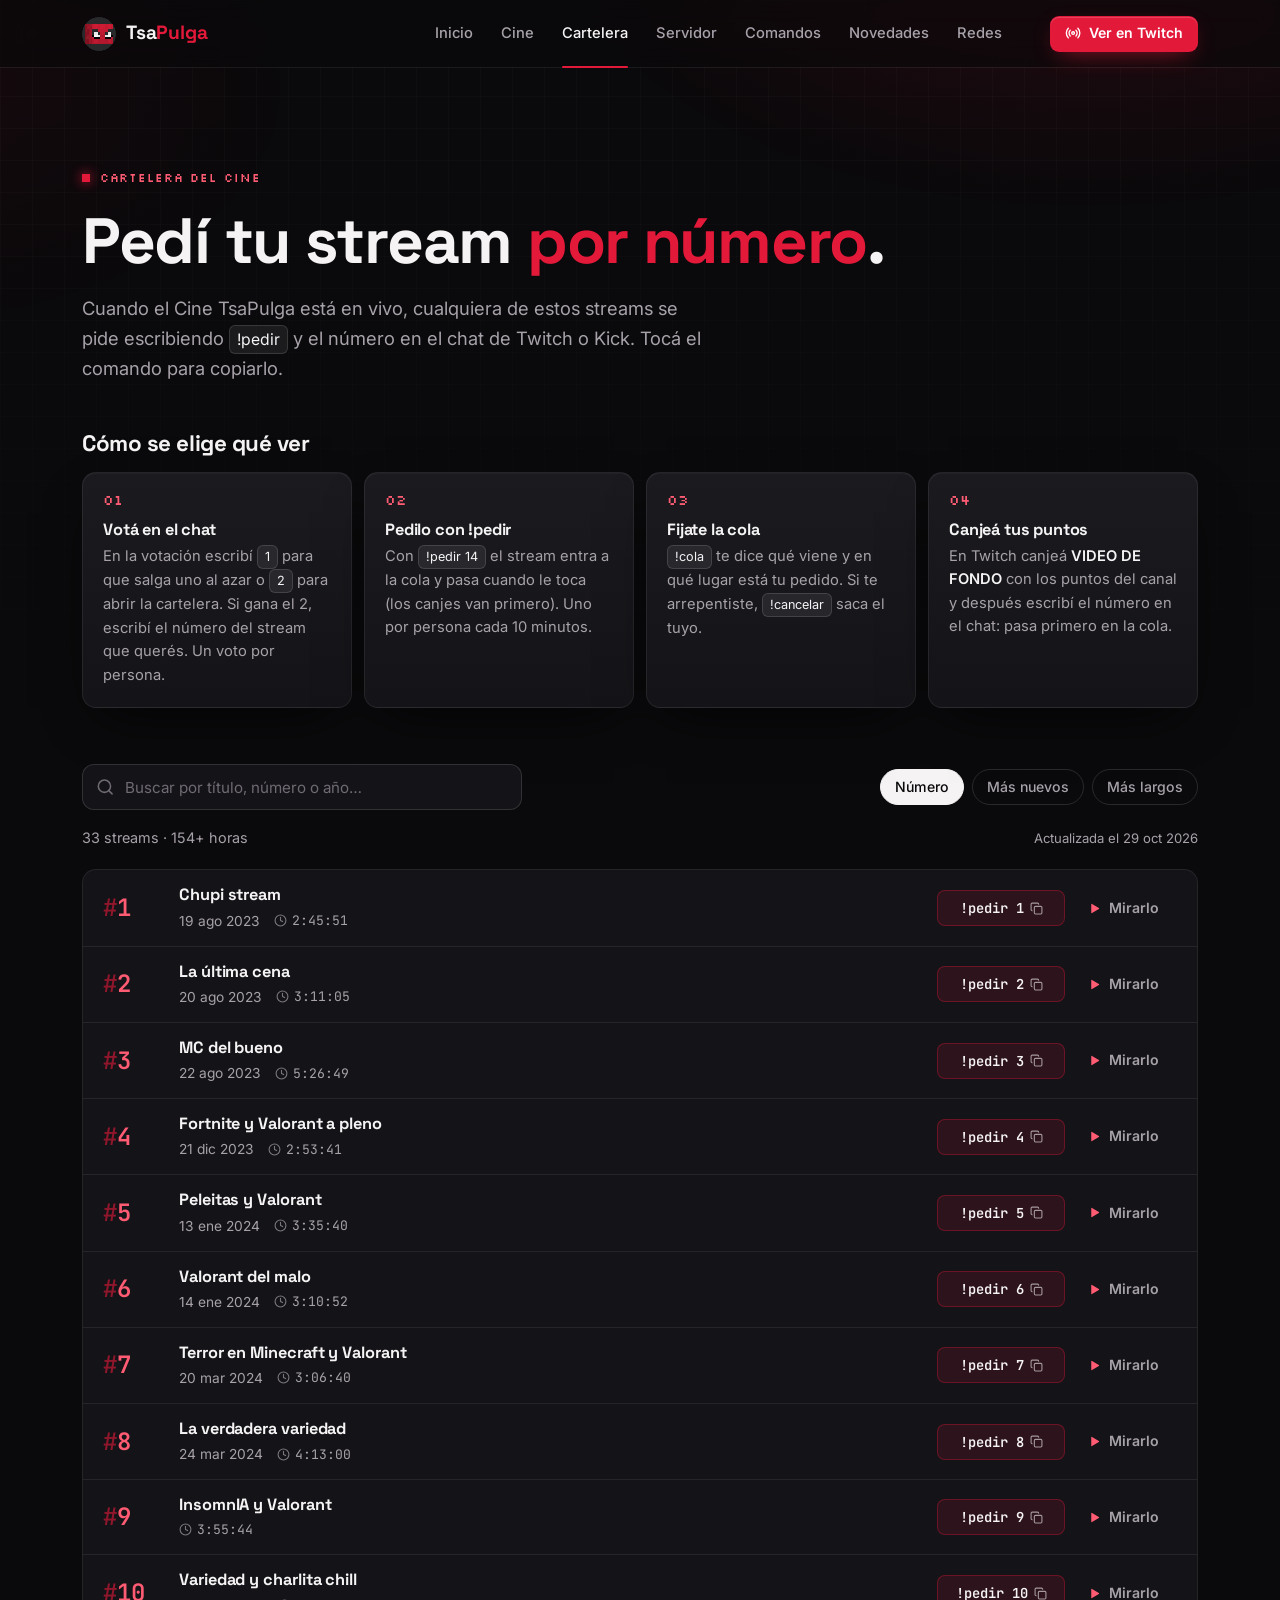
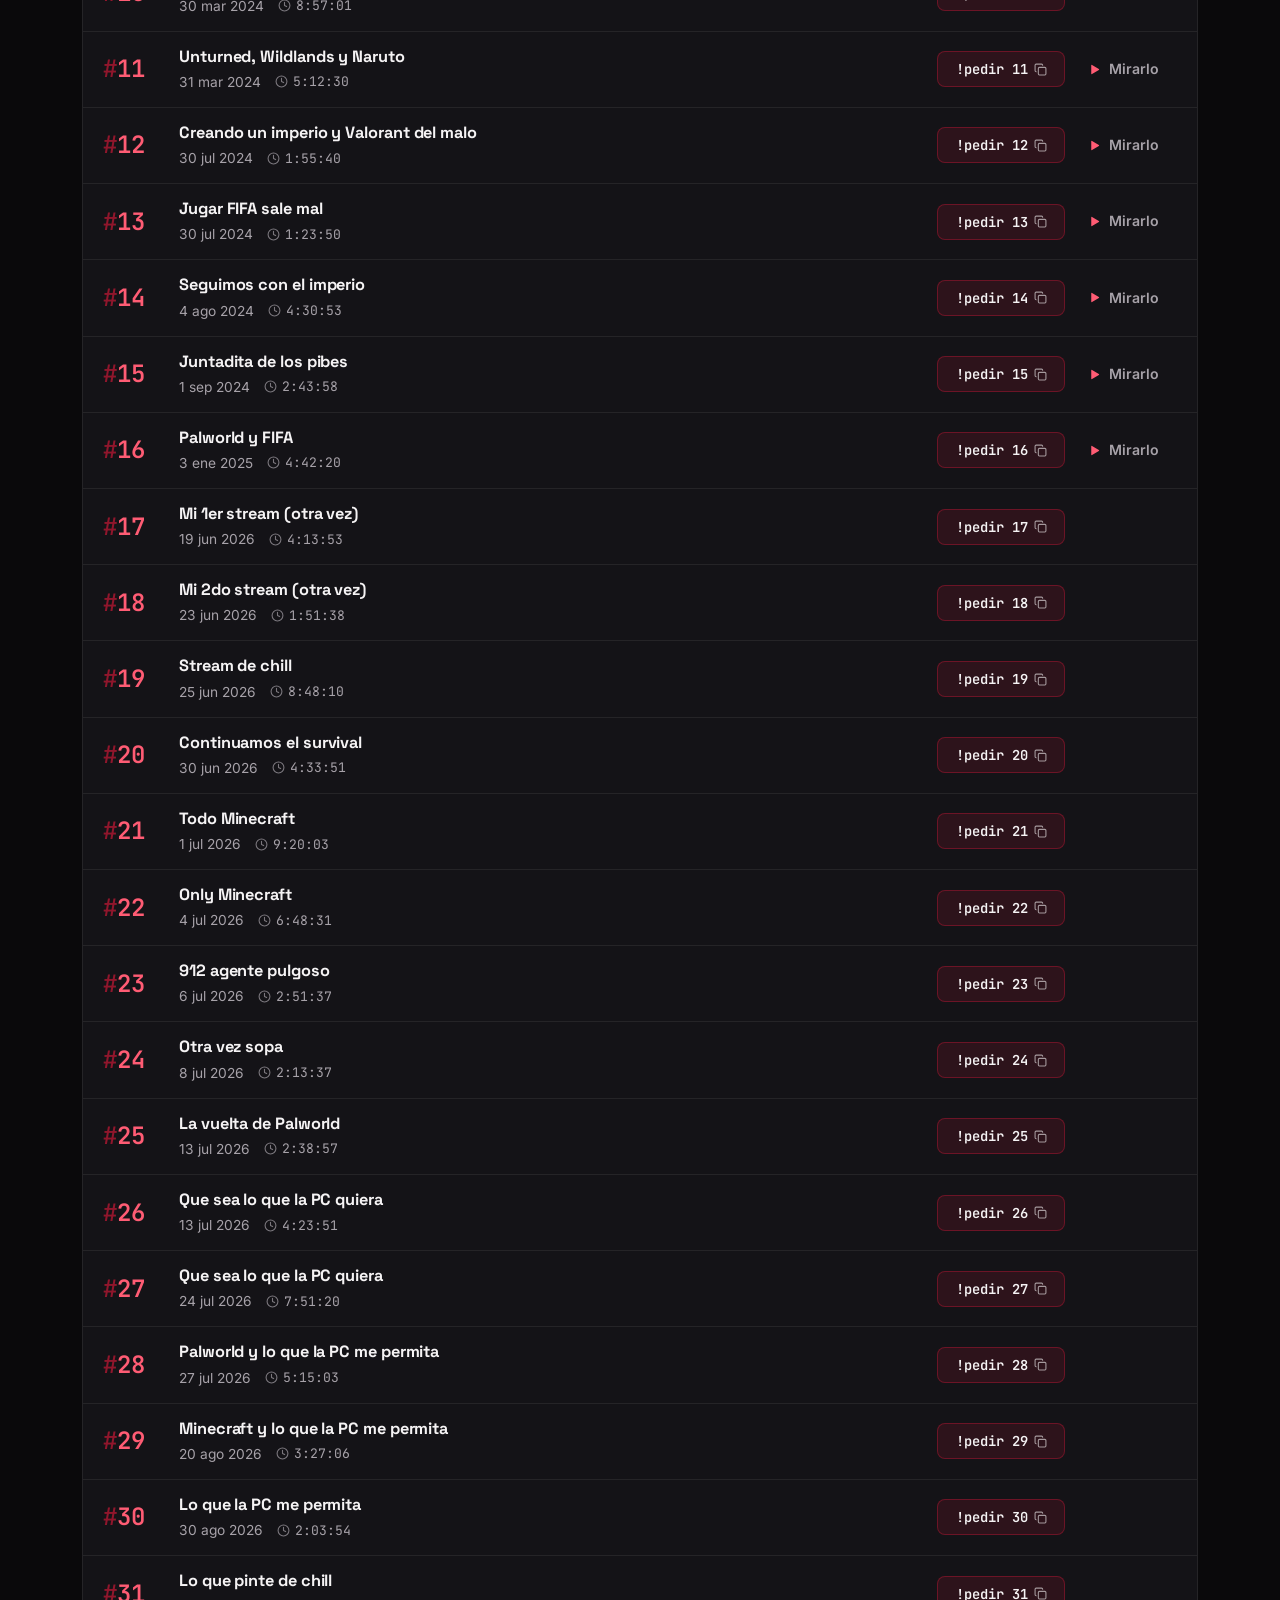
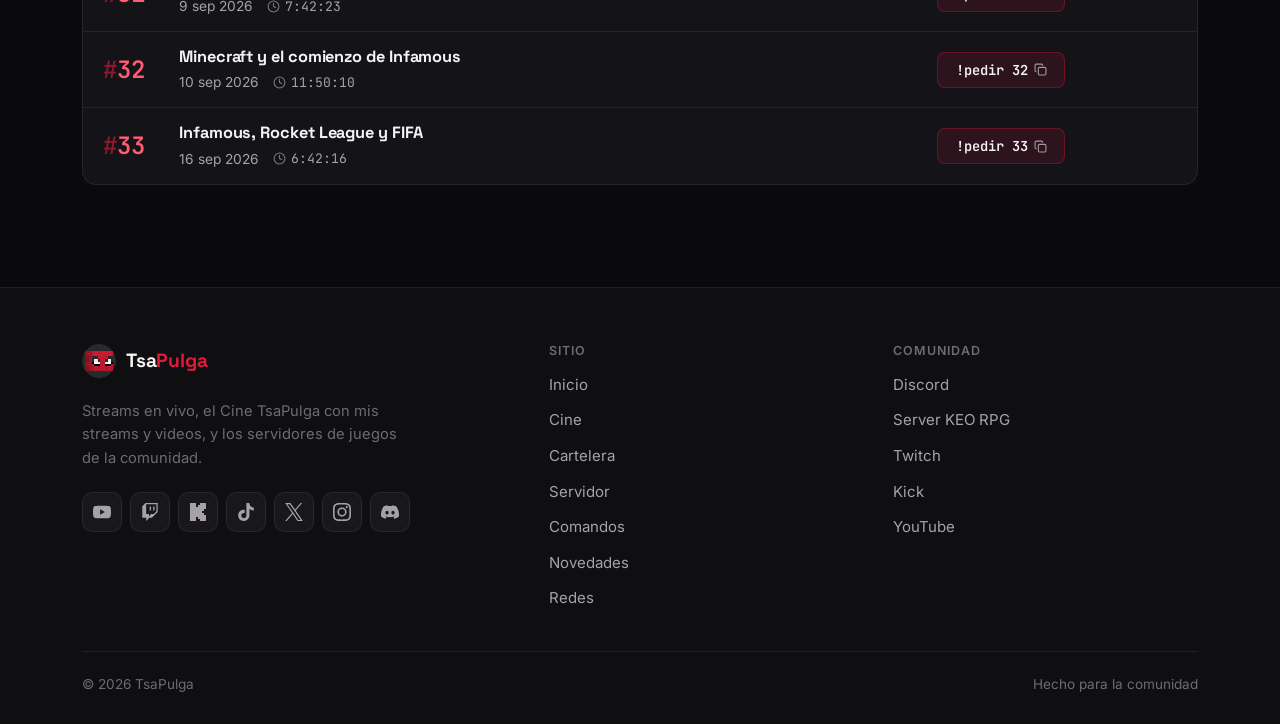
<file: cartelera.html>
<!DOCTYPE html>
<html lang="es">
<head>
    <meta charset="UTF-8">
    <meta name="viewport" content="width=device-width, initial-scale=1">
    <title>Cartelera del cine · TsaPulga</title>
    <meta name="description" content="Todos los streams del Cine TsaPulga con su número: pedí el que quieras en el chat de Twitch o Kick con !pedir y el número.">
    <meta name="theme-color" content="#0a090b">
    <meta property="og:title" content="Cartelera del Cine TsaPulga">
    <meta property="og:description" content="Los streams del Cine TsaPulga con su número para pedirlos en el chat con !pedir.">
    <link rel="icon" type="image/png" href="assets/favicon.png">
    <link rel="preconnect" href="https://fonts.googleapis.com">
    <link rel="preconnect" href="https://fonts.gstatic.com" crossorigin>
    <link href="https://fonts.googleapis.com/css2?family=Inter:wght@400;500;600;700&family=JetBrains+Mono:wght@500;600&family=Silkscreen&family=Space+Grotesk:wght@500;600;700&display=swap" rel="stylesheet">
    <link rel="stylesheet" href="css/styles.css">
    <script src="js/data/config.js"></script>
    <script src="js/data/redes.js"></script>
    <script src="js/layout.js"></script>
</head>
<body>
    <site-header current="cartelera"></site-header>

    <main id="contenido">
        <section class="page-hero">
            <div class="container">
                <span class="eyebrow">Cartelera del cine</span>
                <h1>Pedí tu stream <em>por número</em>.</h1>
                <p>Cuando el Cine TsaPulga está en vivo, cualquiera de estos streams se pide escribiendo <span class="cmd">!pedir</span> y el número en el chat de Twitch o Kick. Tocá el comando para copiarlo.</p>
            </div>
        </section>

        <section class="cine-como" aria-labelledby="como-titulo">
            <div class="container">
                <h2 id="como-titulo">Cómo se elige qué ver</h2>
                <ol class="cine-pasos">
                    <li class="card cine-paso">
                        <span class="cine-paso-n" aria-hidden="true">01</span>
                        <div>
                            <h3>Votá en el chat</h3>
                            <p>En la votación escribí <span class="cmd">1</span> para que salga uno al azar o <span class="cmd">2</span> para abrir la cartelera. Si gana el 2, escribí el número del stream que querés. Un voto por persona.</p>
                        </div>
                    </li>
                    <li class="card cine-paso">
                        <span class="cine-paso-n" aria-hidden="true">02</span>
                        <div>
                            <h3>Pedilo con !pedir</h3>
                            <p>Con <span class="cmd">!pedir 14</span> el stream entra a la cola y pasa cuando le toca (los canjes van primero). Uno por persona cada 10 minutos.</p>
                        </div>
                    </li>
                    <li class="card cine-paso">
                        <span class="cine-paso-n" aria-hidden="true">03</span>
                        <div>
                            <h3>Fijate la cola</h3>
                            <p><span class="cmd">!cola</span> te dice qué viene y en qué lugar está tu pedido. Si te arrepentiste, <span class="cmd">!cancelar</span> saca el tuyo.</p>
                        </div>
                    </li>
                    <li class="card cine-paso">
                        <span class="cine-paso-n" aria-hidden="true">04</span>
                        <div>
                            <h3>Canjeá tus puntos</h3>
                            <p>En Twitch canjeá <strong>VIDEO DE FONDO</strong> con los puntos del canal y después escribí el número en el chat: pasa primero en la cola.</p>
                        </div>
                    </li>
                </ol>
            </div>
        </section>

        <section aria-labelledby="lista-titulo">
            <div class="container">
                <h2 class="sr-only" id="lista-titulo">Streams de la cartelera</h2>
                <div class="toolbar">
                    <label class="search">
                        <span class="sr-only">Buscar en la cartelera</span>
                        <i data-icon="search"></i>
                        <input type="search" id="buscar" placeholder="Buscar por título, número o año…" autocomplete="off">
                    </label>
                    <div class="chips" role="group" aria-label="Ordenar" id="orden">
                        <button class="chip" type="button" data-orden="numero" aria-pressed="true">Número</button>
                        <button class="chip" type="button" data-orden="nuevos" aria-pressed="false">Más nuevos</button>
                        <button class="chip" type="button" data-orden="largos" aria-pressed="false">Más largos</button>
                    </div>
                </div>
                <div class="cartelera-estado">
                    <p class="cartelera-contador" id="contador" aria-live="polite"></p>
                    <p class="cartelera-actualizada" id="actualizada"></p>
                </div>
                <div id="cartelera"></div>
            </div>
        </section>
    </main>

    <site-footer></site-footer>

    <script src="js/data/videos.js"></script>
    <script src="js/data/cartelera.js"></script>
    <script src="js/componentes.js"></script>
    <script src="js/pages/cartelera.js"></script>
</body>
</html>
</file>
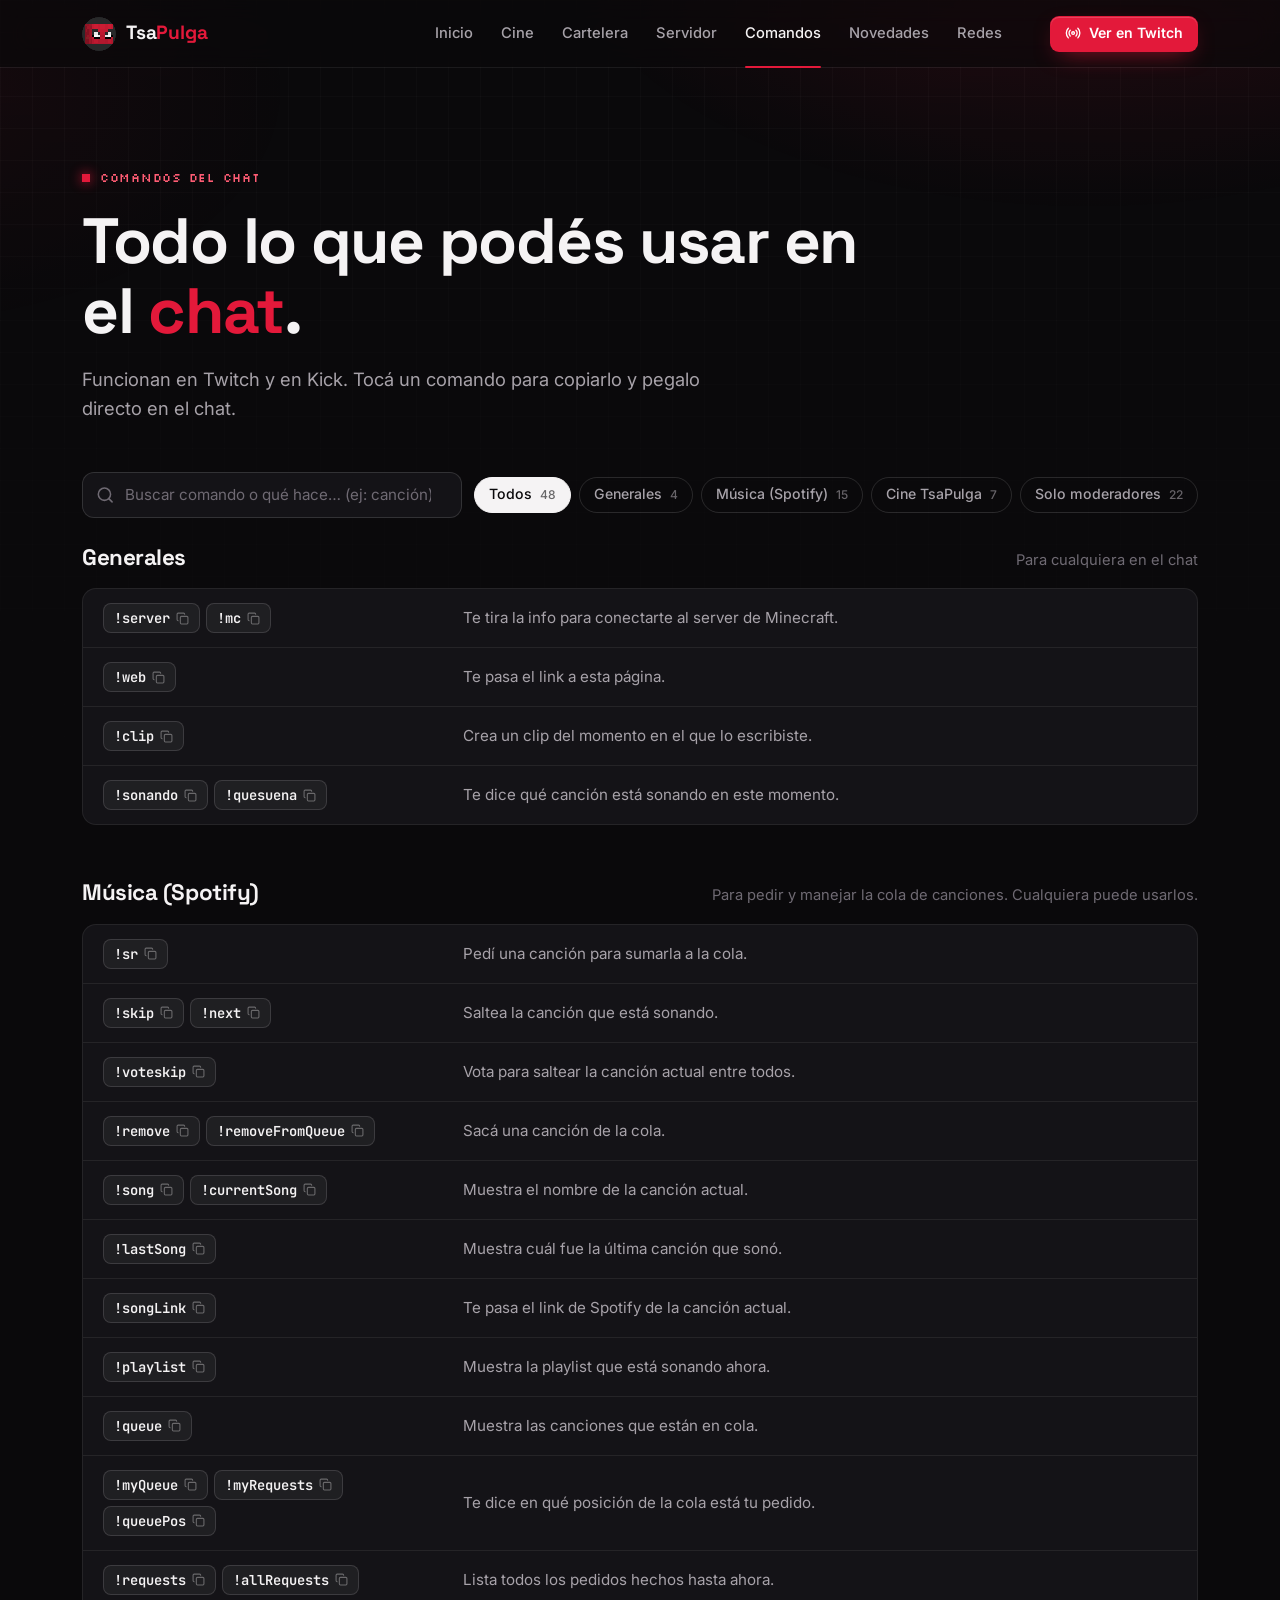
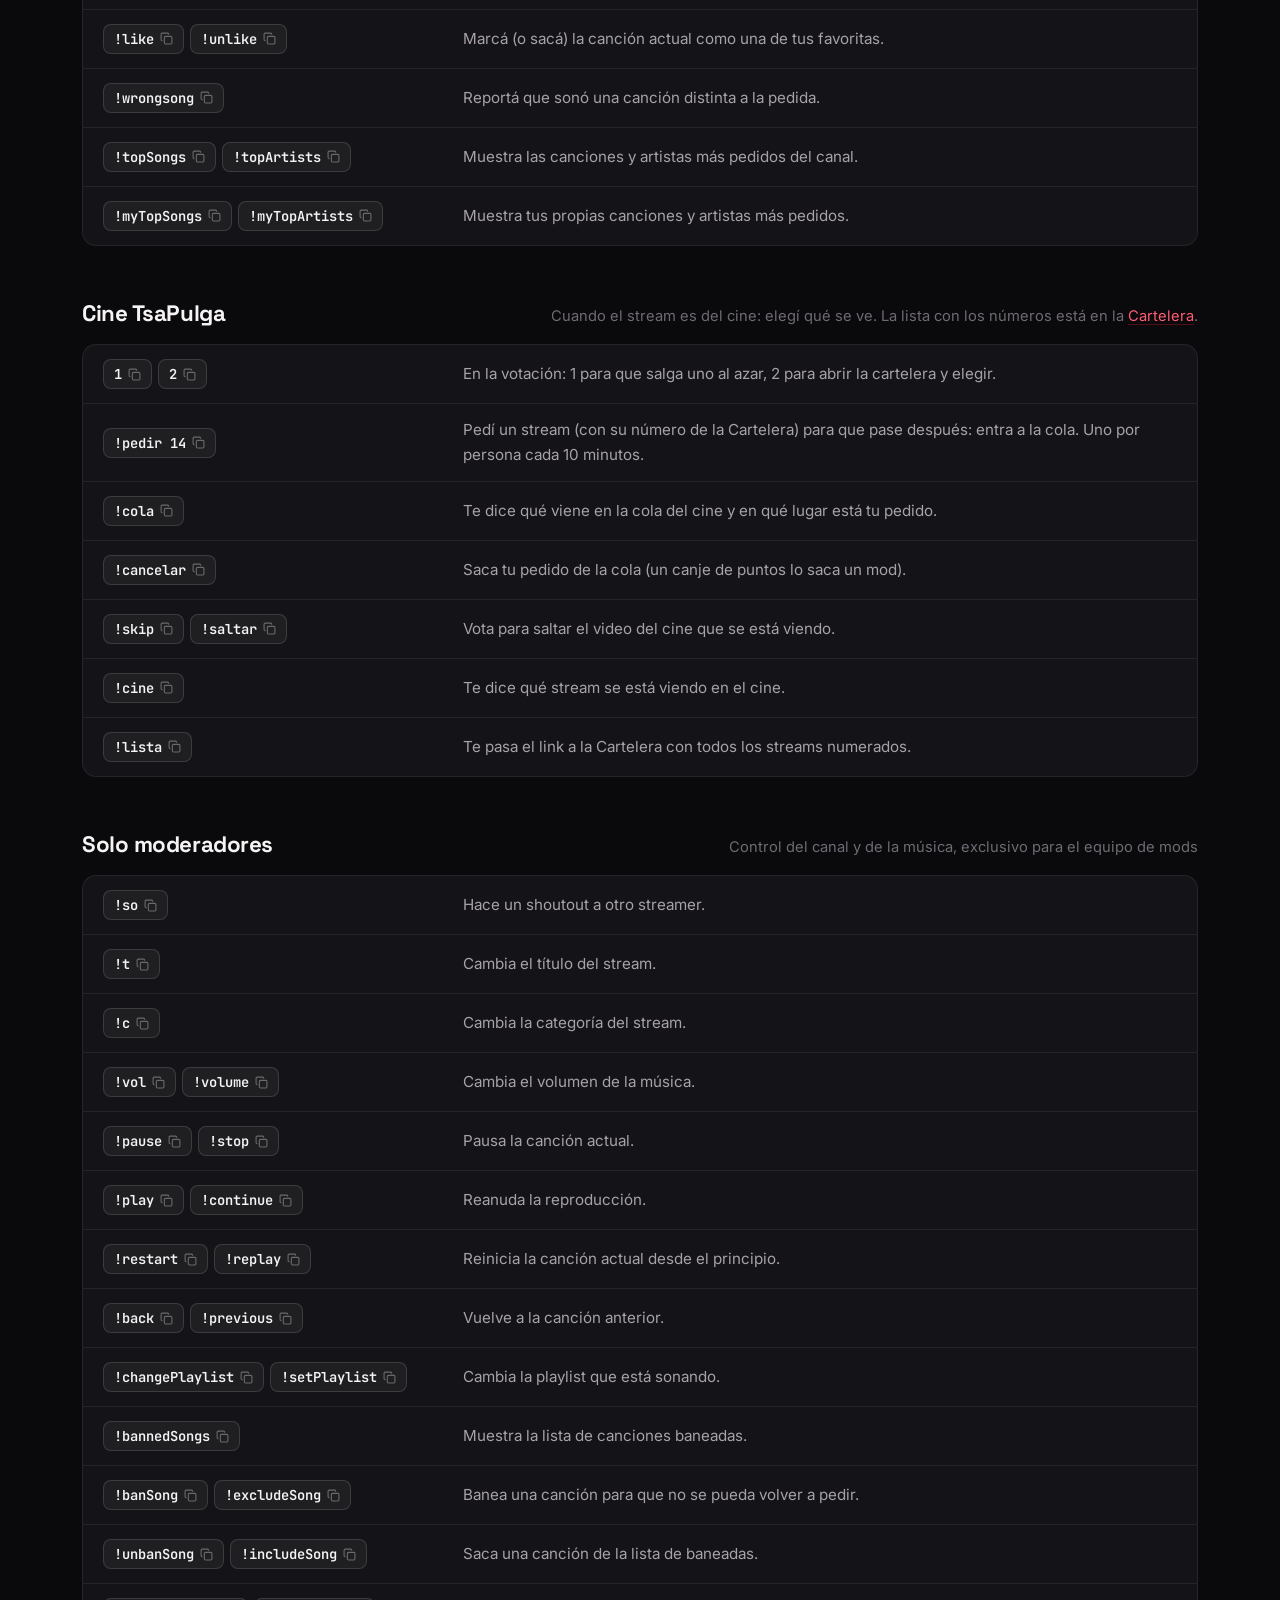
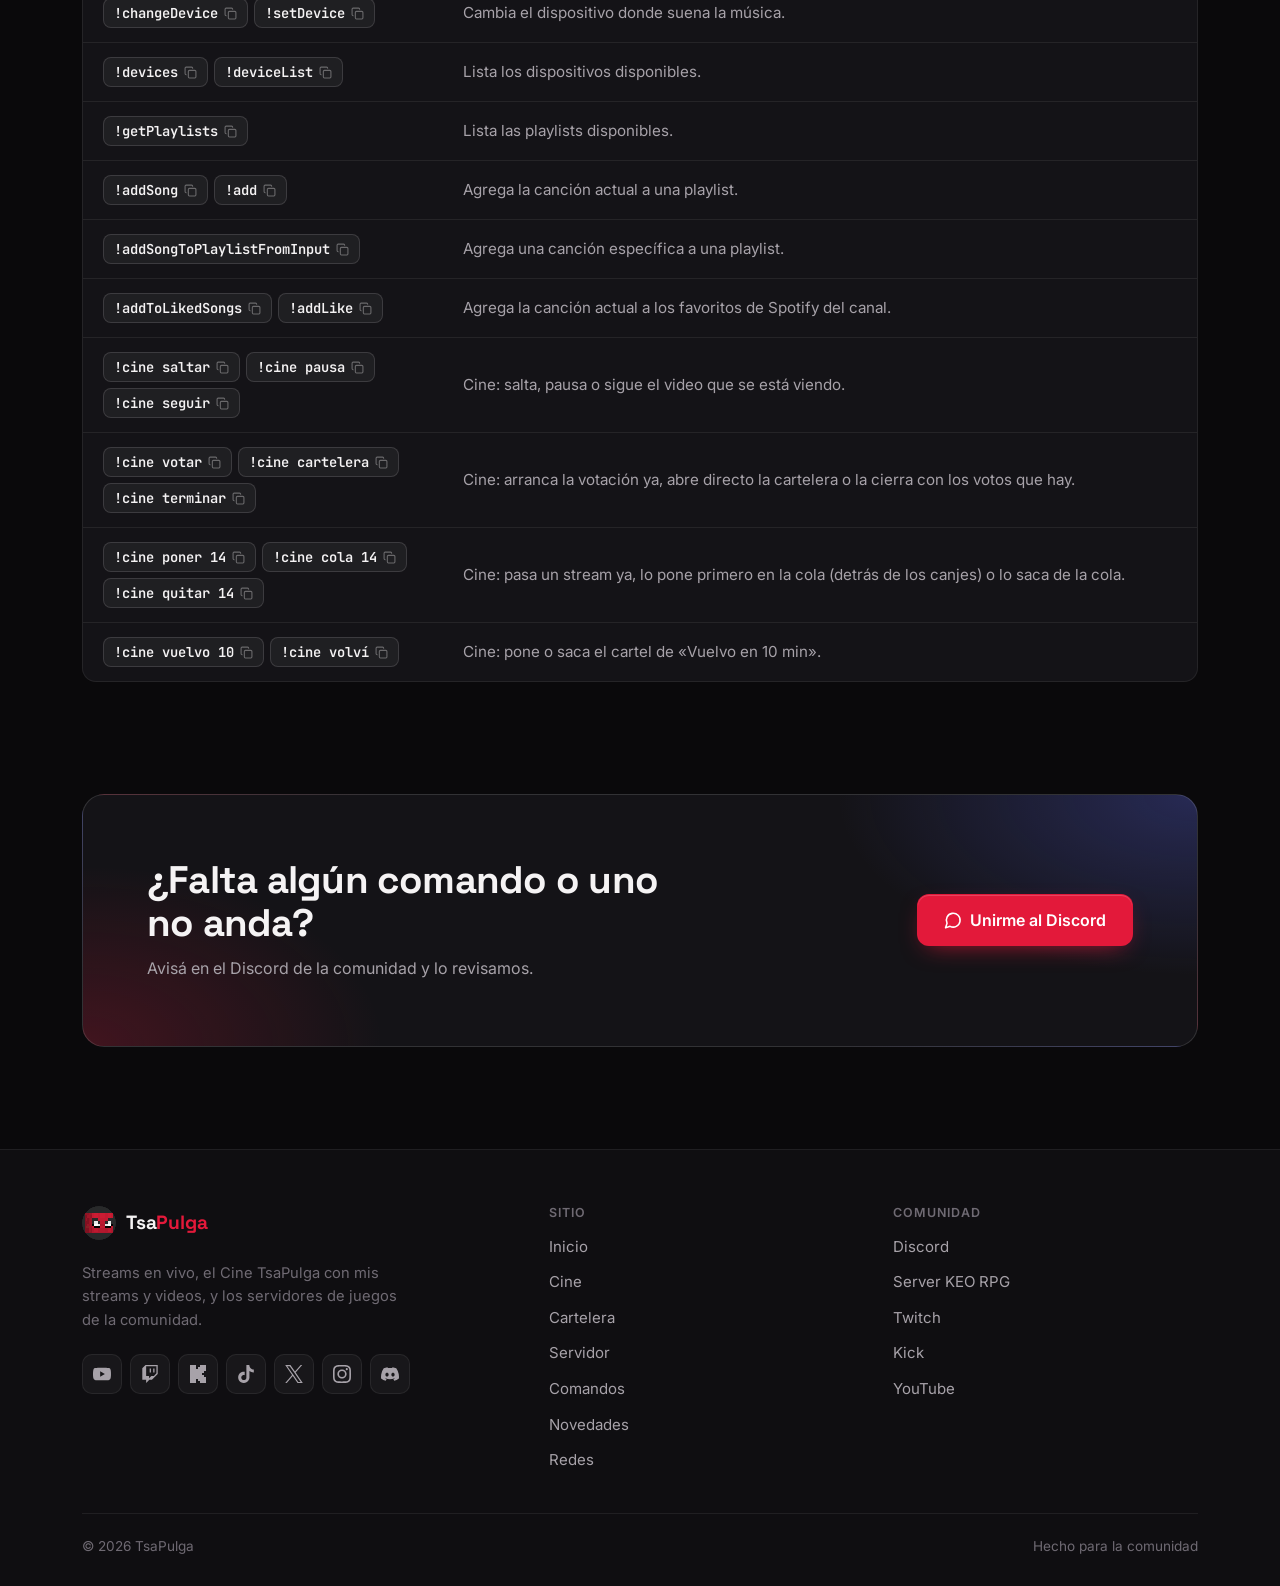
<file: comandos.html>
<!DOCTYPE html>
<html lang="es">
<head>
    <meta charset="UTF-8">
    <meta name="viewport" content="width=device-width, initial-scale=1">
    <title>Comandos del chat · TsaPulga</title>
    <meta name="description" content="Todos los comandos que podés usar en el chat de Twitch y Kick de TsaPulga: generales, música y moderación.">
    <meta name="theme-color" content="#0a090b">
    <meta property="og:title" content="Comandos del chat · TsaPulga">
    <meta property="og:description" content="Todos los comandos del chat de Twitch y Kick de TsaPulga.">
    <link rel="icon" type="image/png" href="assets/favicon.png">
    <link rel="preconnect" href="https://fonts.googleapis.com">
    <link rel="preconnect" href="https://fonts.gstatic.com" crossorigin>
    <link href="https://fonts.googleapis.com/css2?family=Inter:wght@400;500;600;700&family=JetBrains+Mono:wght@500;600&family=Silkscreen&family=Space+Grotesk:wght@500;600;700&display=swap" rel="stylesheet">
    <link rel="stylesheet" href="css/styles.css">
    <script src="js/data/config.js"></script>
    <script src="js/data/redes.js"></script>
    <script src="js/layout.js"></script>
</head>
<body>
    <site-header current="comandos"></site-header>

    <main id="contenido">
        <section class="page-hero">
            <div class="container">
                <span class="eyebrow">Comandos del chat</span>
                <h1>Todo lo que podés usar en el <em>chat</em>.</h1>
                <p>Funcionan en Twitch y en Kick. Tocá un comando para copiarlo y pegalo directo en el chat.</p>
            </div>
        </section>

        <section>
            <div class="container">
                <div class="toolbar">
                    <label class="search">
                        <span class="sr-only">Buscar un comando</span>
                        <i data-icon="search"></i>
                        <input type="search" id="buscar" placeholder="Buscar comando o qué hace… (ej: canción)" autocomplete="off">
                    </label>
                    <div class="chips" role="group" aria-label="Filtrar por grupo" id="filtros"></div>
                </div>
                <div id="comandos"></div>
            </div>
        </section>

        <section class="section">
            <div class="container">
                <div class="cta reveal">
                    <div>
                        <h2>¿Falta algún comando o uno no anda?</h2>
                        <p>Avisá en el Discord de la comunidad y lo revisamos.</p>
                    </div>
                    <a class="btn btn-primary btn-lg" id="cta-discord" target="_blank" rel="noopener"><i data-icon="message"></i> Unirme al Discord</a>
                </div>
            </div>
        </section>
    </main>

    <site-footer></site-footer>

    <script src="js/data/comandos.js"></script>
    <script src="js/pages/comandos.js"></script>
</body>
</html>
</file>
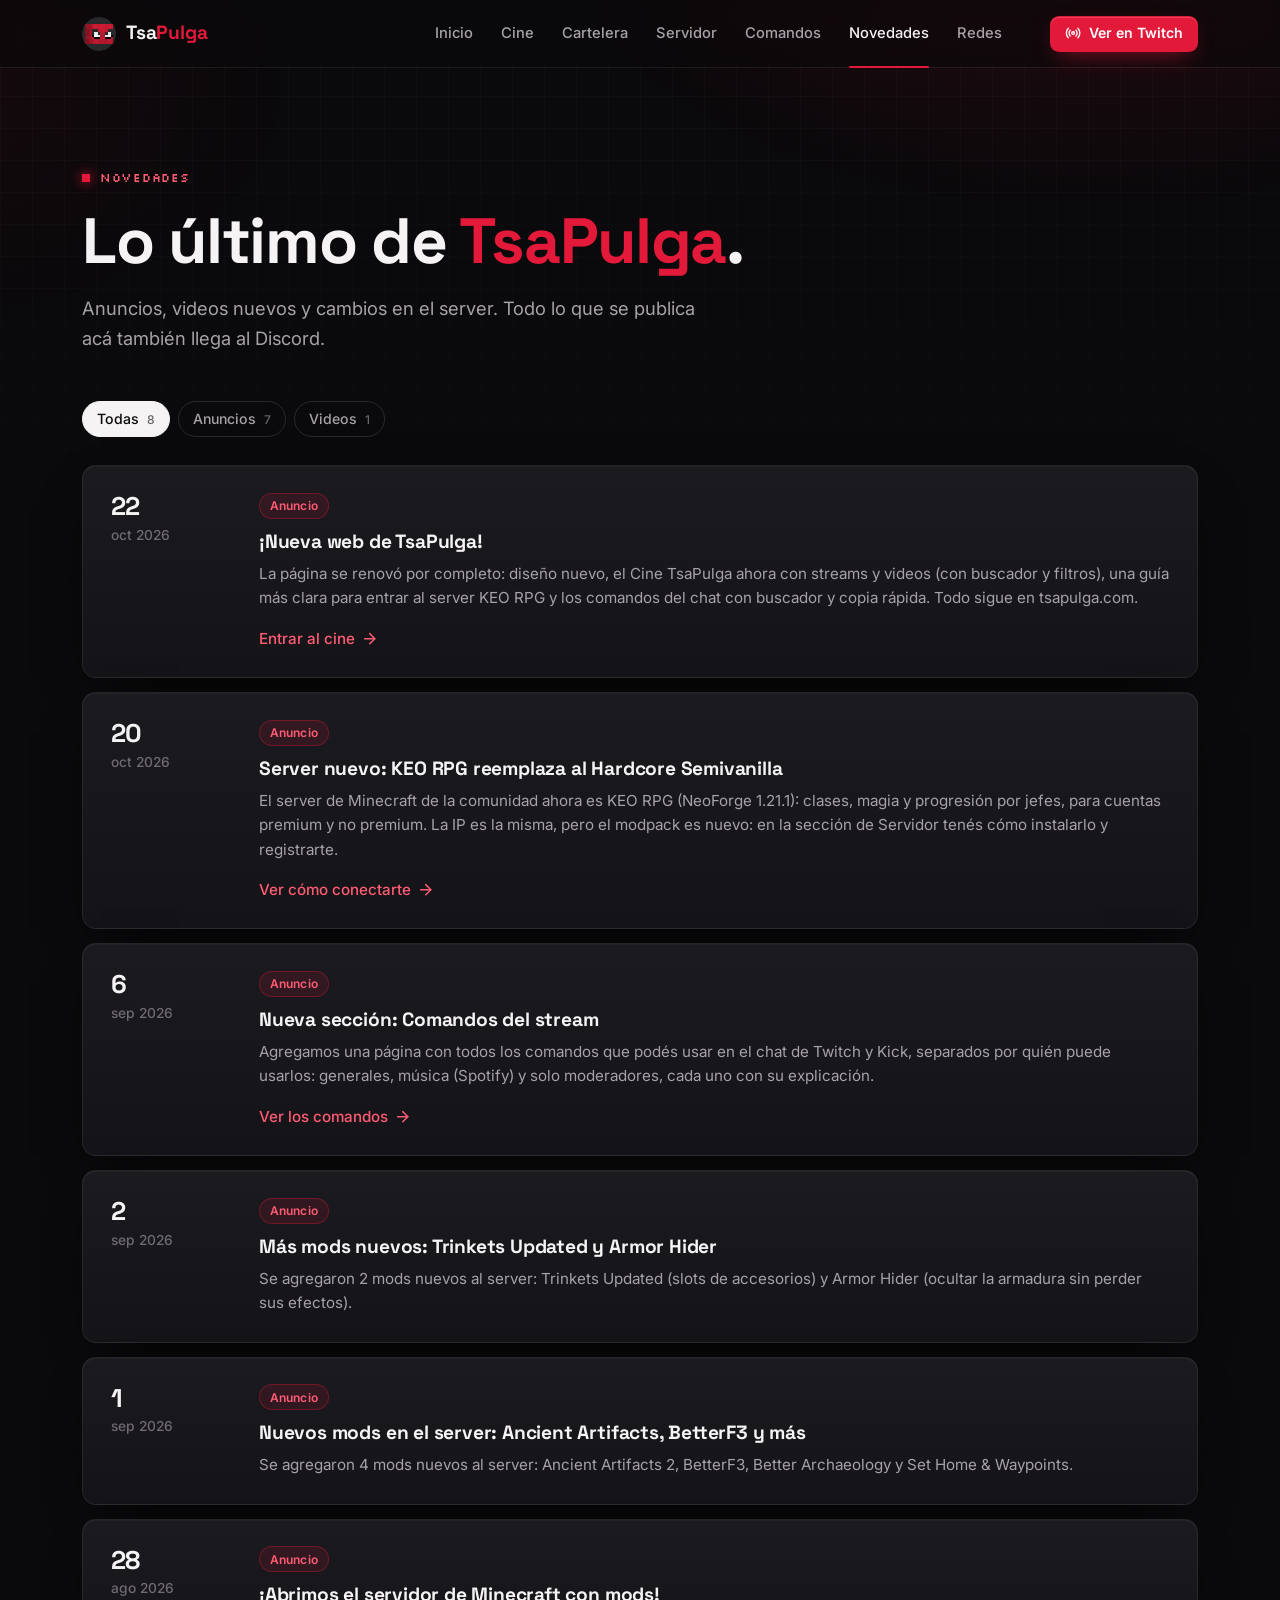
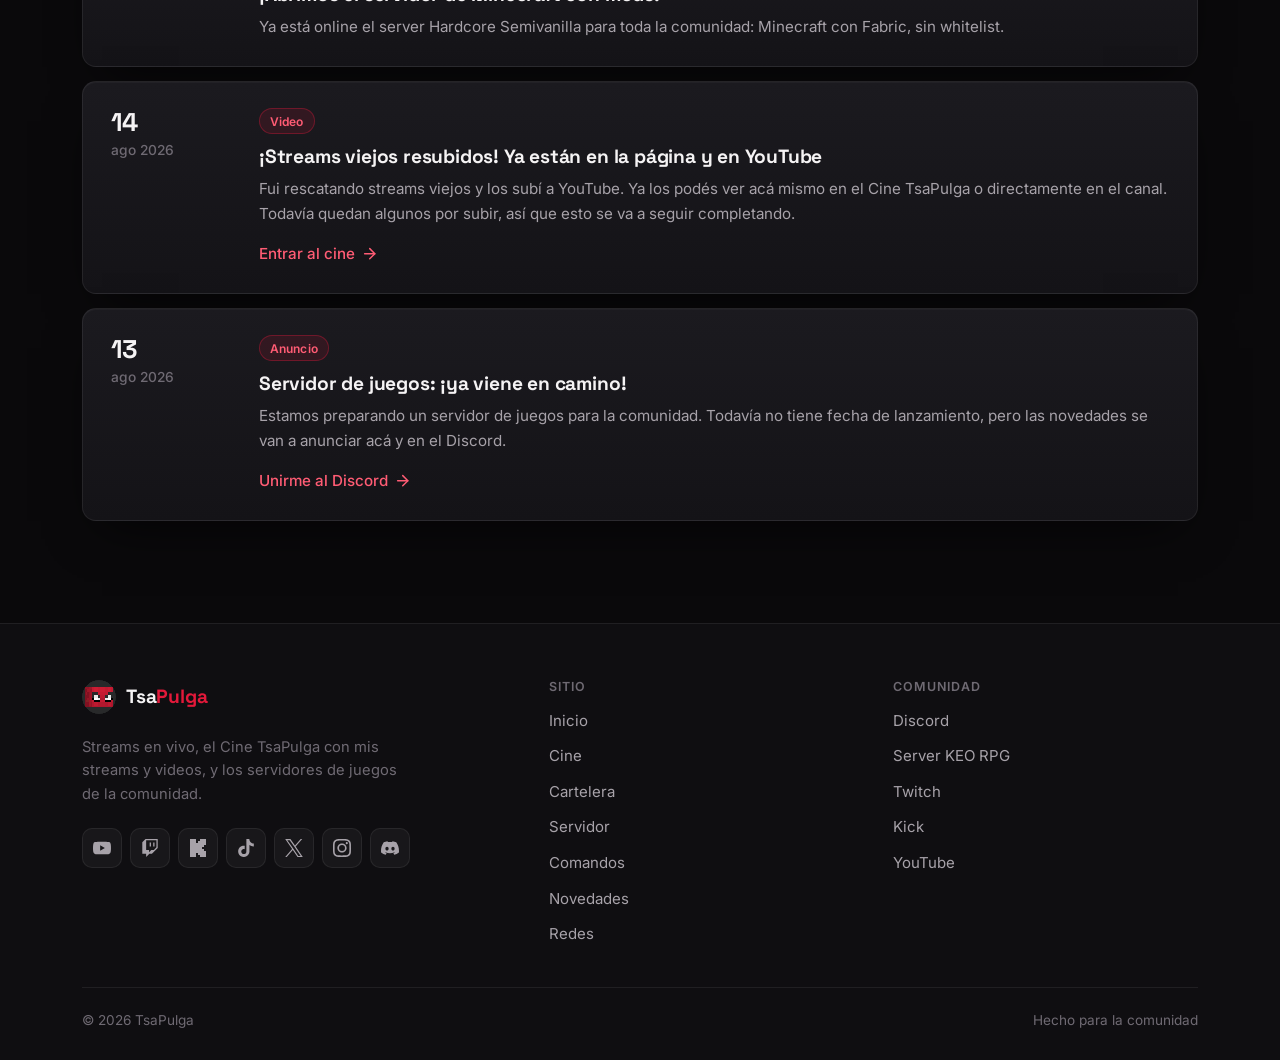
<file: novedades.html>
<!DOCTYPE html>
<html lang="es">
<head>
    <meta charset="UTF-8">
    <meta name="viewport" content="width=device-width, initial-scale=1">
    <title>Novedades · TsaPulga</title>
    <meta name="description" content="Anuncios, videos nuevos y cambios en el server de TsaPulga.">
    <meta name="theme-color" content="#0a090b">
    <meta property="og:title" content="Novedades · TsaPulga">
    <meta property="og:description" content="Anuncios, videos nuevos y cambios en el server de TsaPulga.">
    <link rel="icon" type="image/png" href="assets/favicon.png">
    <link rel="preconnect" href="https://fonts.googleapis.com">
    <link rel="preconnect" href="https://fonts.gstatic.com" crossorigin>
    <link href="https://fonts.googleapis.com/css2?family=Inter:wght@400;500;600;700&family=JetBrains+Mono:wght@500;600&family=Silkscreen&family=Space+Grotesk:wght@500;600;700&display=swap" rel="stylesheet">
    <link rel="stylesheet" href="css/styles.css">
    <script src="js/data/config.js"></script>
    <script src="js/data/redes.js"></script>
    <script src="js/layout.js"></script>
</head>
<body>
    <site-header current="novedades"></site-header>

    <main id="contenido">
        <section class="page-hero">
            <div class="container">
                <span class="eyebrow">Novedades</span>
                <h1>Lo último de <em>TsaPulga</em>.</h1>
                <p>Anuncios, videos nuevos y cambios en el server. Todo lo que se publica acá también llega al Discord.</p>
            </div>
        </section>

        <section>
            <div class="container">
                <div class="toolbar">
                    <div class="chips" role="group" aria-label="Filtrar por tipo" id="filtros"></div>
                </div>
                <div class="news-list" id="novedades"></div>
            </div>
        </section>
    </main>

    <site-footer></site-footer>

    <script src="js/data/novedades.js"></script>
    <script src="js/componentes.js"></script>
    <script src="js/pages/novedades.js"></script>
</body>
</html>
</file>
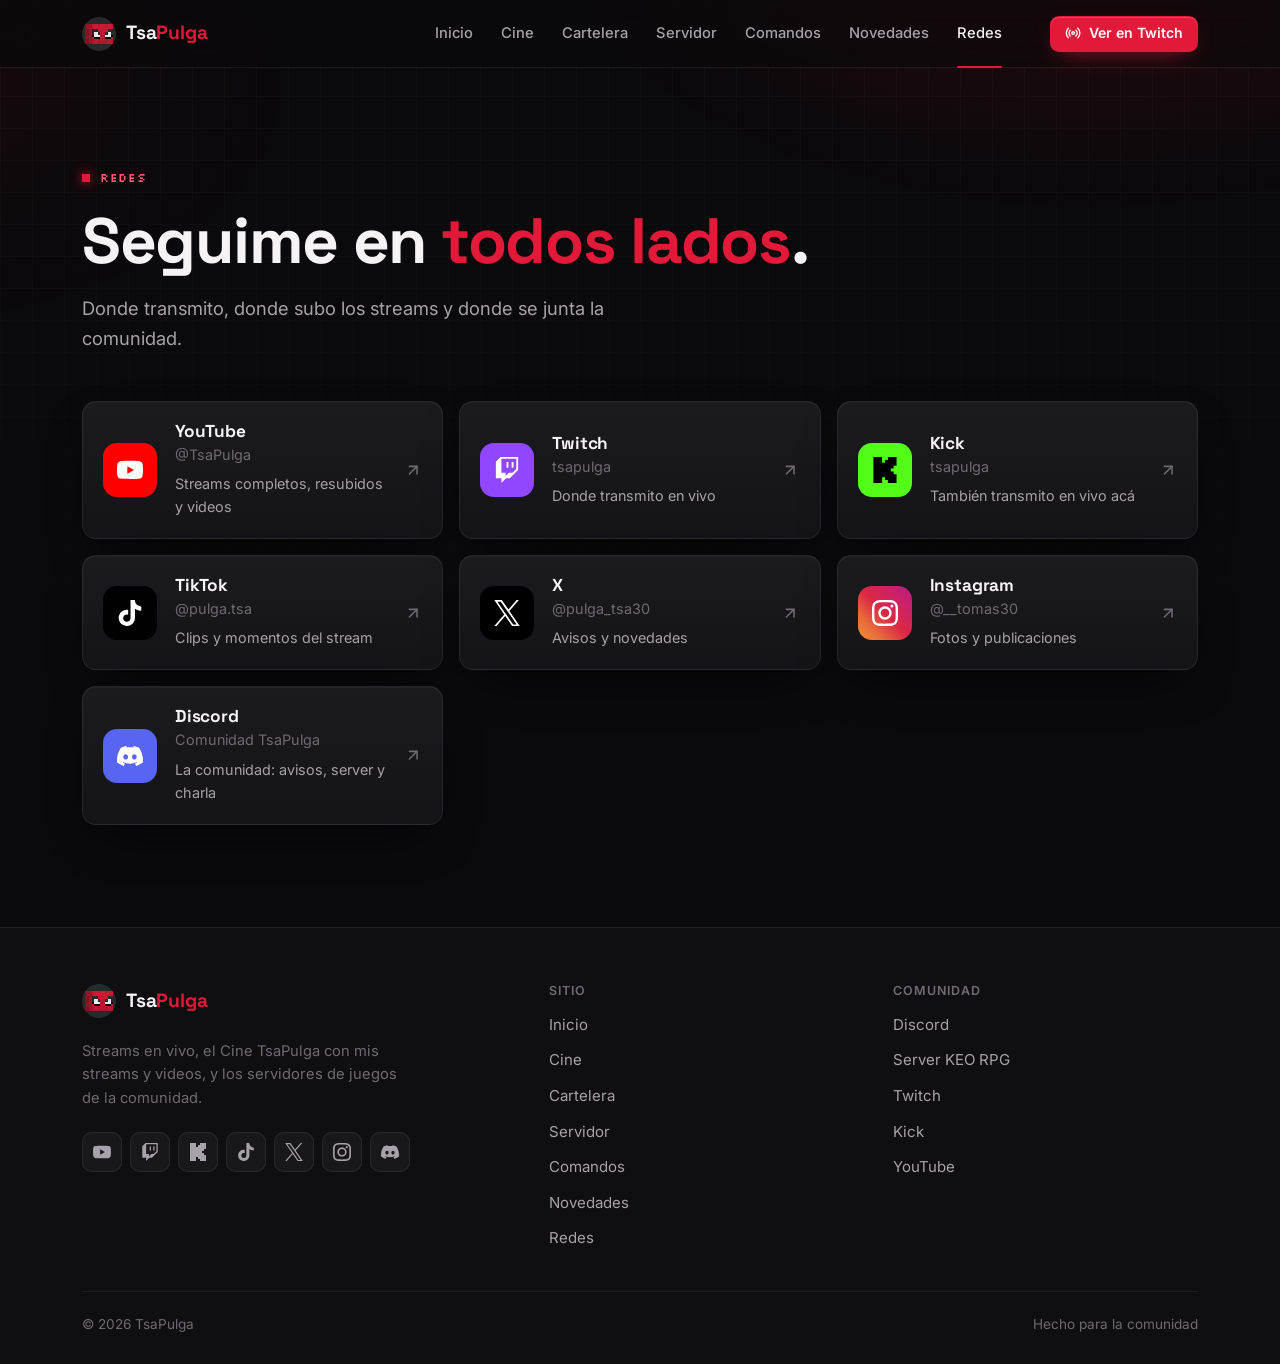
<file: redes.html>
<!DOCTYPE html>
<html lang="es">
<head>
    <meta charset="UTF-8">
    <meta name="viewport" content="width=device-width, initial-scale=1">
    <title>Redes · TsaPulga</title>
    <meta name="description" content="Todas las redes de TsaPulga: Twitch, Kick, YouTube, TikTok, X, Instagram y Discord.">
    <meta name="theme-color" content="#0a090b">
    <meta property="og:title" content="Redes · TsaPulga">
    <meta property="og:description" content="Todas las redes de TsaPulga en un solo lugar.">
    <link rel="icon" type="image/png" href="assets/favicon.png">
    <link rel="preconnect" href="https://fonts.googleapis.com">
    <link rel="preconnect" href="https://fonts.gstatic.com" crossorigin>
    <link href="https://fonts.googleapis.com/css2?family=Inter:wght@400;500;600;700&family=JetBrains+Mono:wght@500;600&family=Silkscreen&family=Space+Grotesk:wght@500;600;700&display=swap" rel="stylesheet">
    <link rel="stylesheet" href="css/styles.css">
    <script src="js/data/config.js"></script>
    <script src="js/data/redes.js"></script>
    <script src="js/layout.js"></script>
</head>
<body>
    <site-header current="redes"></site-header>

    <main id="contenido">
        <section class="page-hero">
            <div class="container">
                <span class="eyebrow">Redes</span>
                <h1>Seguime en <em>todos lados</em>.</h1>
                <p>Donde transmito, donde subo los streams y donde se junta la comunidad.</p>
            </div>
        </section>

        <section>
            <div class="container">
                <div class="grid grid-3" id="redes"></div>
            </div>
        </section>
    </main>

    <site-footer></site-footer>

    <script>
        document.getElementById("redes").innerHTML = TSA.redes.map(r => `
            <a class="card card-hover social-card" href="${r.url}" target="_blank" rel="noopener">
                <span class="social-logo" style="background:${r.bg}; color:${r.fg}">${TSA.iconoRed(r, 26)}</span>
                <div style="min-width:0">
                    <h3>${TSA.escapar(r.nombre)}</h3>
                    <p>${TSA.escapar(r.usuario)}</p>
                    <p style="color:var(--muted); margin-top:6px">${TSA.escapar(r.descripcion)}</p>
                </div>
                ${TSA.icono("arrowUpRight", "icon icon-arrow")}
            </a>`).join("");
    </script>
</body>
</html>
</file>
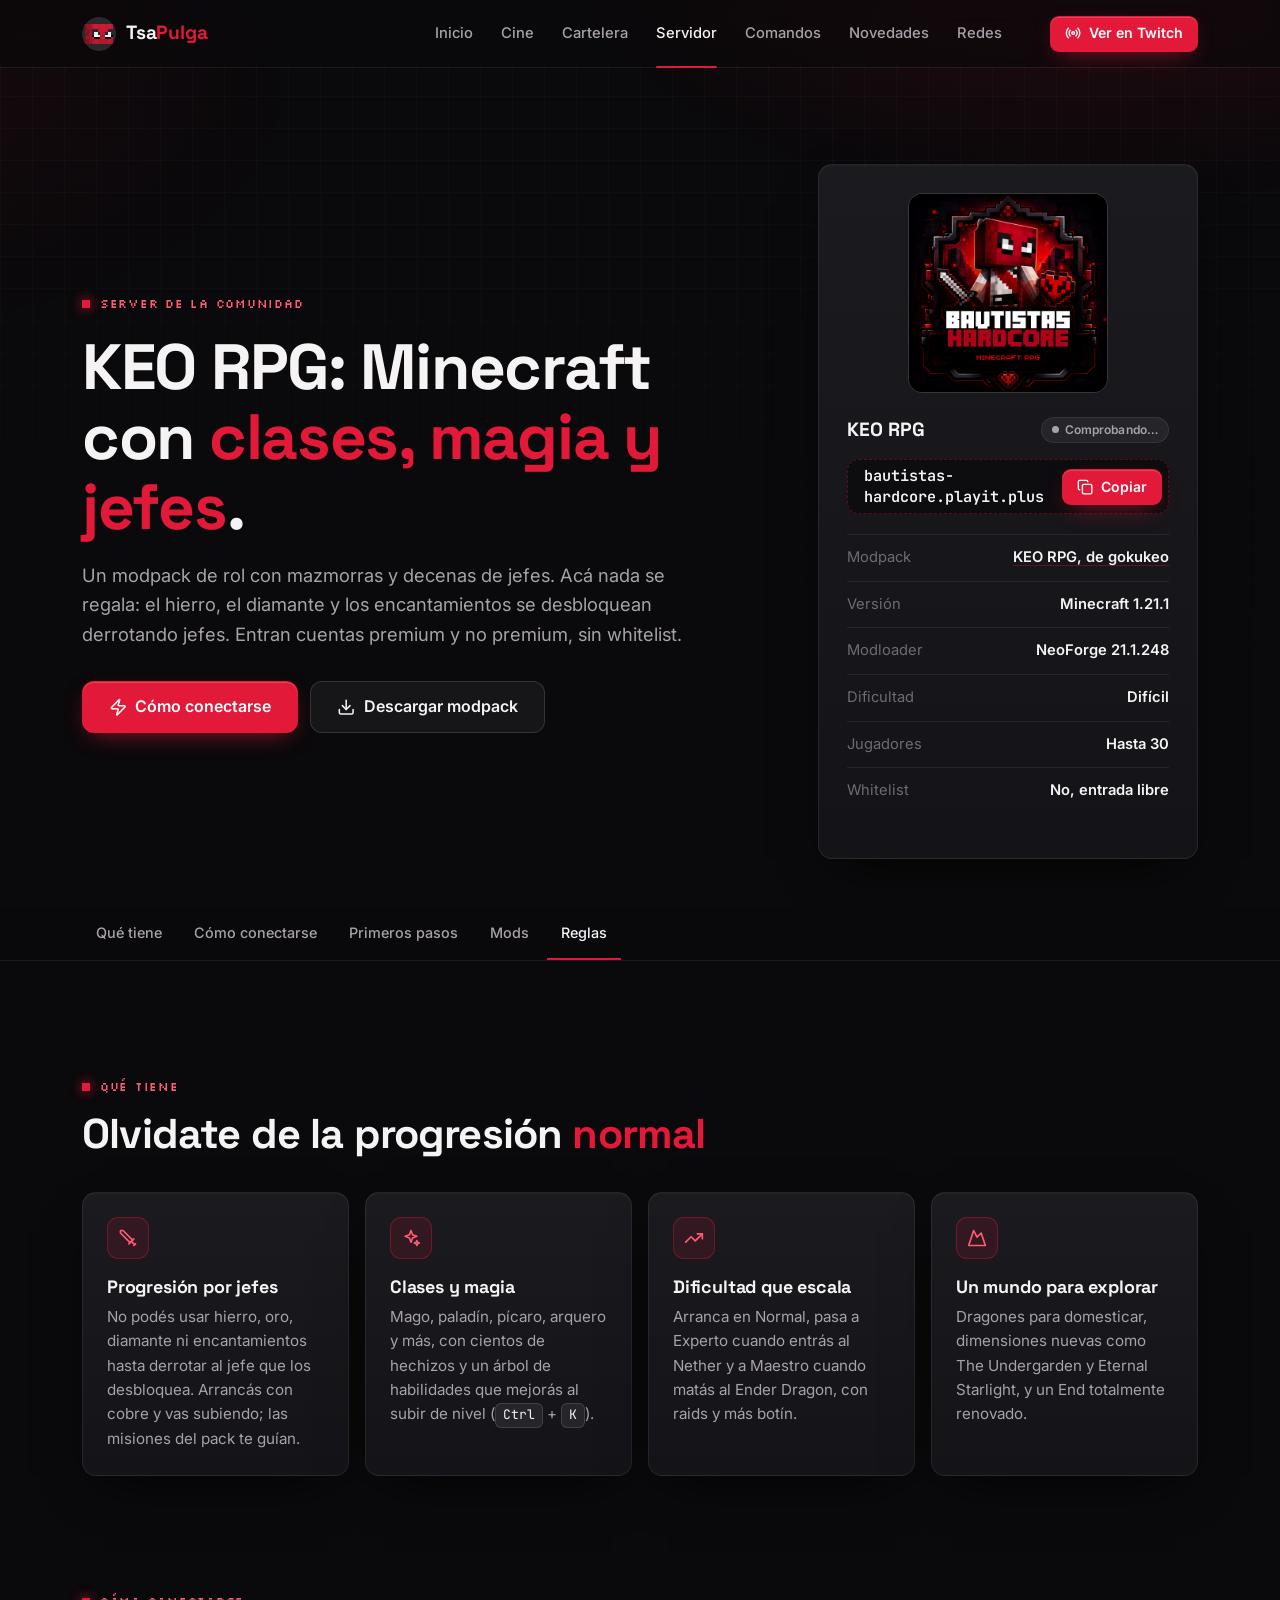
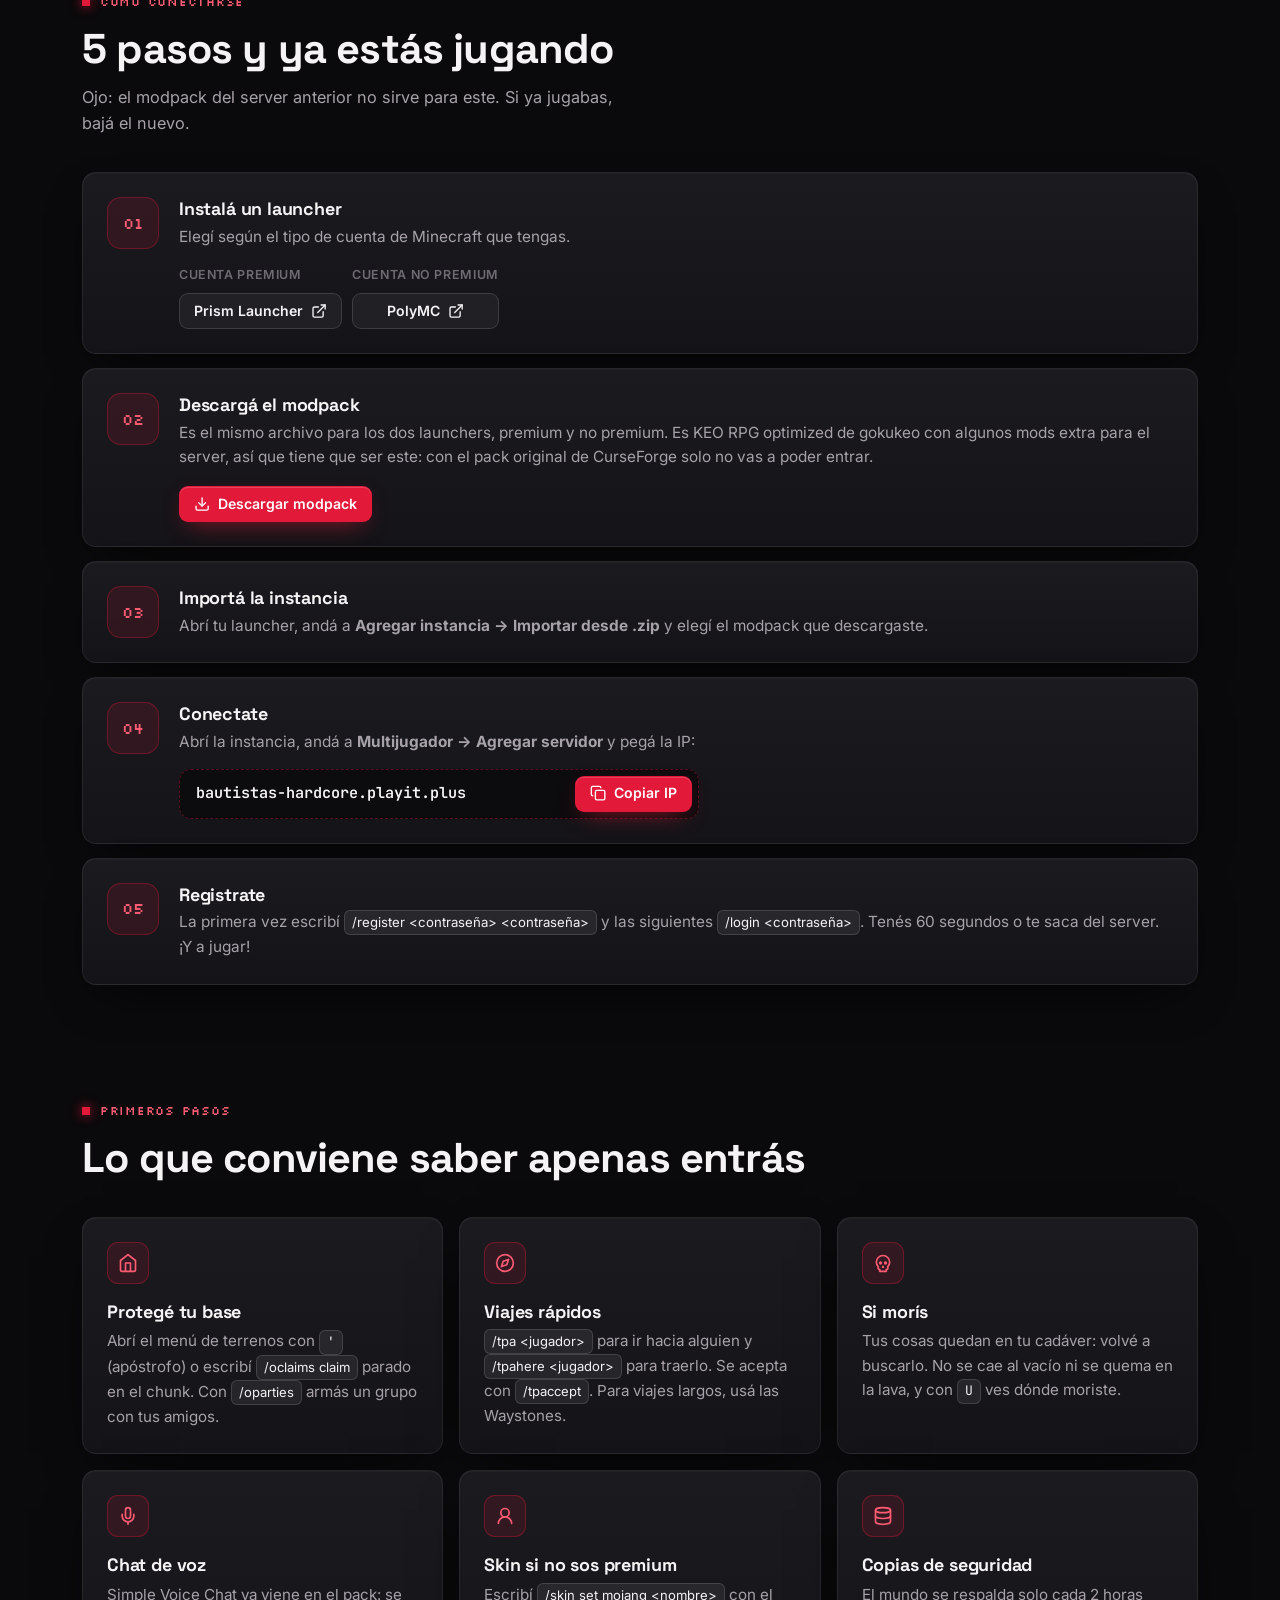
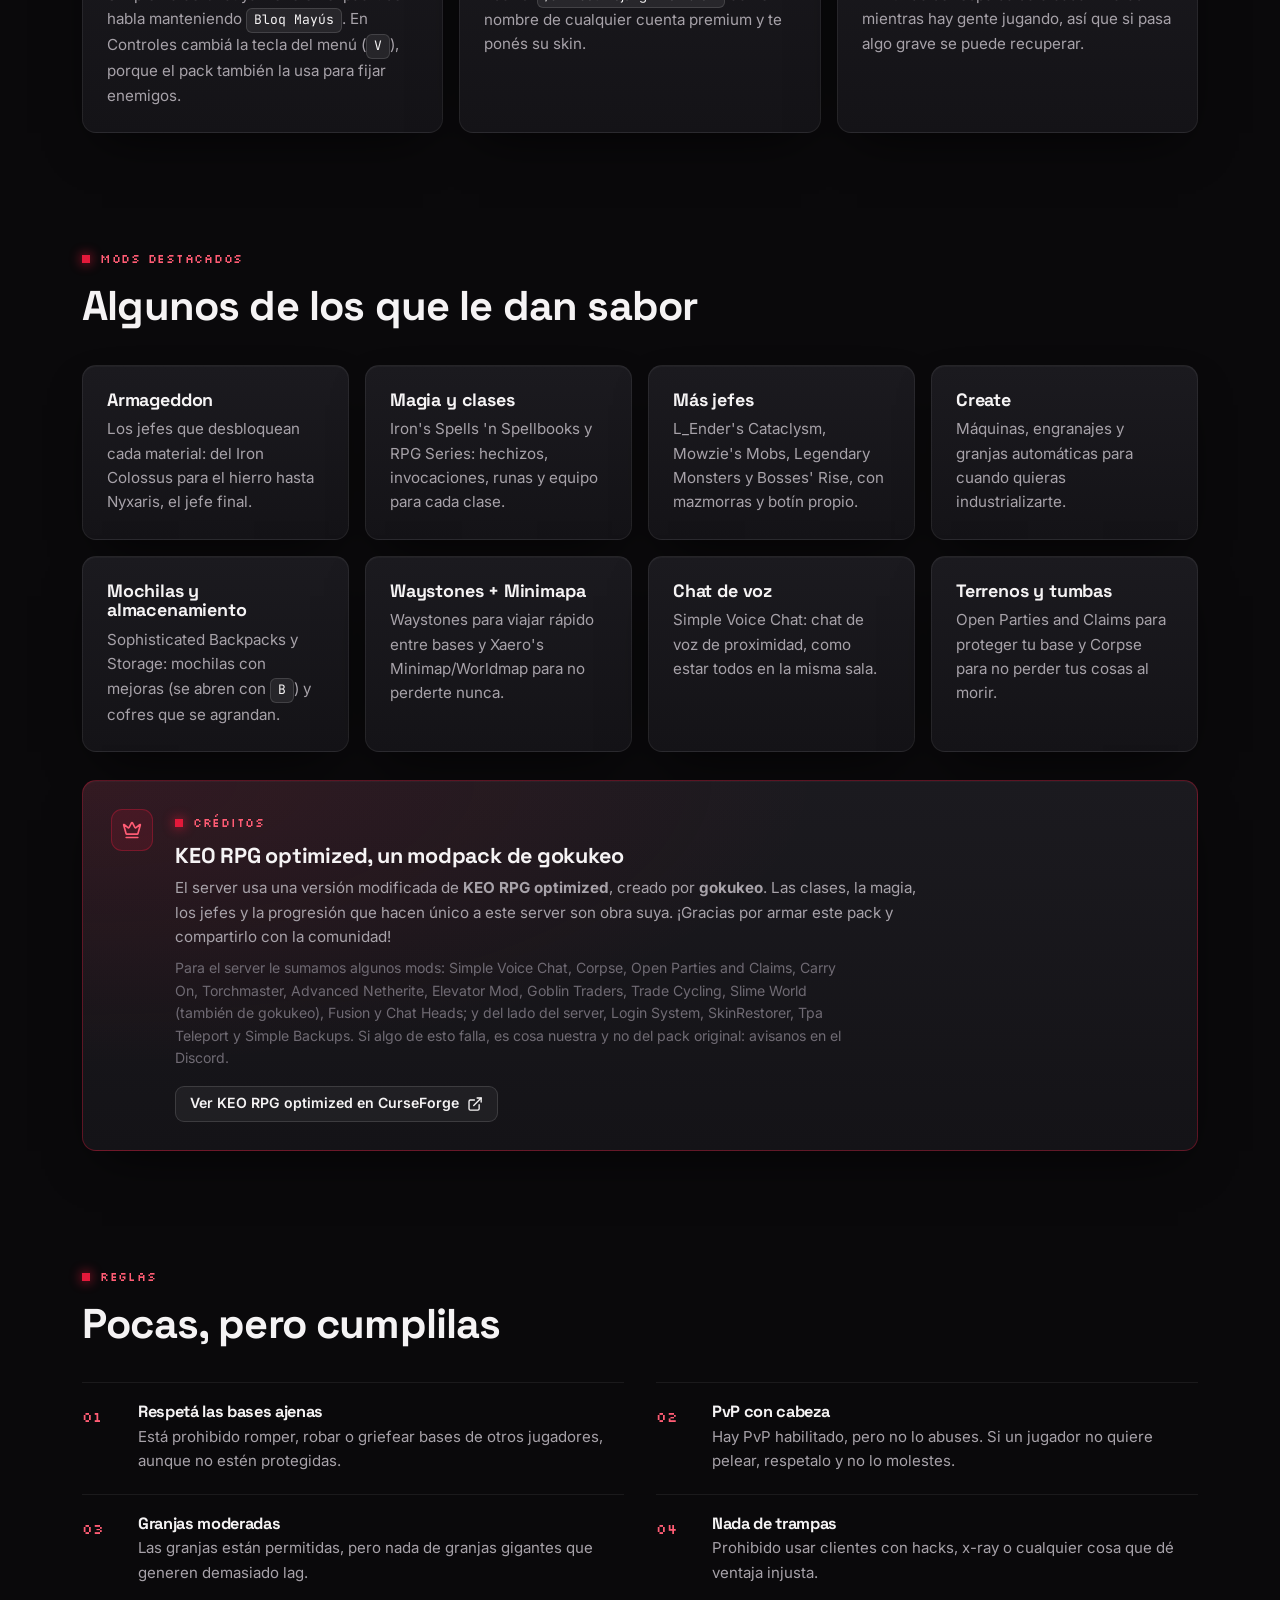
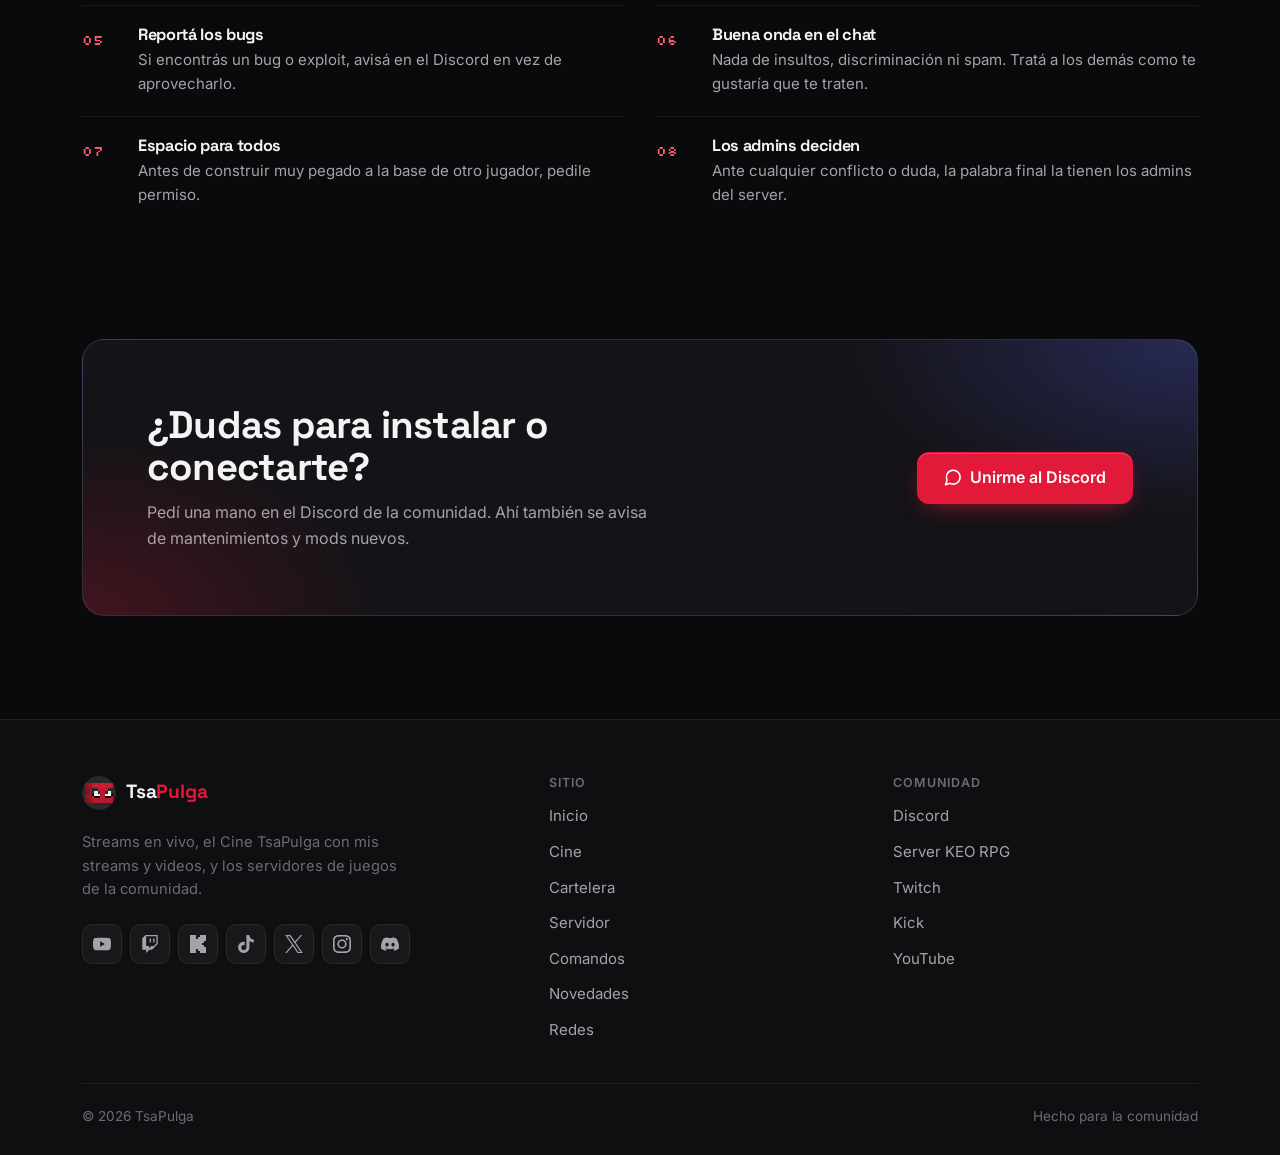
<file: servidor.html>
<!DOCTYPE html>
<html lang="es">
<head>
    <meta charset="UTF-8">
    <meta name="viewport" content="width=device-width, initial-scale=1">
    <title>Server de Minecraft KEO RPG · TsaPulga</title>
    <meta name="description" content="KEO RPG, el server de Minecraft de la comunidad de TsaPulga: IP, cómo instalar el modpack, primeros pasos, mods y reglas.">
    <meta name="theme-color" content="#0a090b">
    <meta property="og:title" content="Server KEO RPG · TsaPulga">
    <meta property="og:description" content="El server de Minecraft de la comunidad: clases, magia y progresión por jefes.">
    <link rel="icon" type="image/png" href="assets/favicon.png">
    <link rel="preconnect" href="https://fonts.googleapis.com">
    <link rel="preconnect" href="https://fonts.gstatic.com" crossorigin>
    <link href="https://fonts.googleapis.com/css2?family=Inter:wght@400;500;600;700&family=JetBrains+Mono:wght@500;600&family=Silkscreen&family=Space+Grotesk:wght@500;600;700&display=swap" rel="stylesheet">
    <link rel="stylesheet" href="css/styles.css">
    <script src="js/data/config.js"></script>
    <script src="js/data/redes.js"></script>
    <script src="js/layout.js"></script>
</head>
<body>
    <site-header current="servidor"></site-header>

    <main id="contenido">
        <section class="page-hero">
            <div class="container server-hero">
                <div>
                    <span class="eyebrow">Server de la comunidad</span>
                    <h1><span data-server="nombre"></span>: Minecraft con <em>clases, magia y jefes</em>.</h1>
                    <p>
                        Un modpack de rol con mazmorras y decenas de jefes. Acá nada se regala: el hierro,
                        el diamante y los encantamientos se desbloquean derrotando jefes.
                        Entran cuentas premium y no premium, sin whitelist.
                    </p>
                    <div class="hero-actions">
                        <a class="btn btn-primary btn-lg" href="#conectarse"><i data-icon="zap"></i> Cómo conectarse</a>
                        <a class="btn btn-secondary btn-lg" data-server-href="modpack" target="_blank" rel="noopener"><i data-icon="download"></i> Descargar modpack</a>
                    </div>
                </div>

                <aside class="card server-panel" aria-label="Datos del server">
                    <img class="server-logo" src="assets/keo-rpg.webp" alt="Logo del server Bautistas Hardcore, Minecraft RPG" width="324" height="324">
                    <div style="display:flex; justify-content:space-between; align-items:center; gap:12px; margin-bottom:14px">
                        <strong style="font-family:var(--font-display); font-size:1.2rem" data-server="nombre"></strong>
                        <span class="badge" data-server-estado><span class="dot"></span> Comprobando…</span>
                    </div>
                    <div class="ip-copy">
                        <code data-server="ip"></code>
                        <button class="btn btn-primary btn-sm" type="button" data-copiar-ip><i data-icon="copy"></i> Copiar</button>
                    </div>
                    <dl class="spec-list">
                        <div><dt>Modpack</dt><dd><a href="#creditos">KEO RPG, de gokukeo</a></dd></div>
                        <div><dt>Versión</dt><dd>Minecraft <span data-server="version"></span></dd></div>
                        <div><dt>Modloader</dt><dd data-server="loader"></dd></div>
                        <div><dt>Dificultad</dt><dd data-server="dificultad"></dd></div>
                        <div><dt>Jugadores</dt><dd>Hasta <span data-server="jugadores"></span></dd></div>
                        <div><dt>Whitelist</dt><dd>No, entrada libre</dd></div>
                    </dl>
                    <div class="server-live" data-server-jugadores hidden></div>
                </aside>
            </div>
        </section>

        <nav class="subnav" aria-label="Secciones de la página">
            <div class="container">
                <a href="#que-tiene">Qué tiene</a>
                <a href="#conectarse">Cómo conectarse</a>
                <a href="#primeros-pasos">Primeros pasos</a>
                <a href="#mods">Mods</a>
                <a href="#reglas">Reglas</a>
            </div>
        </nav>

        <!-- Qué tiene -->
        <section class="section" id="que-tiene">
            <div class="container">
                <div class="section-head reveal">
                    <div>
                        <span class="eyebrow">Qué tiene</span>
                        <h2 class="section-title">Olvidate de la progresión <em>normal</em></h2>
                    </div>
                </div>
                <div class="grid grid-4 reveal">
                    <div class="card">
                        <span class="card-icon"><i data-icon="sword"></i></span>
                        <h3>Progresión por jefes</h3>
                        <p>No podés usar hierro, oro, diamante ni encantamientos hasta derrotar al jefe que los desbloquea. Arrancás con cobre y vas subiendo; las misiones del pack te guían.</p>
                    </div>
                    <div class="card">
                        <span class="card-icon"><i data-icon="sparkles"></i></span>
                        <h3>Clases y magia</h3>
                        <p>Mago, paladín, pícaro, arquero y más, con cientos de hechizos y un árbol de habilidades que mejorás al subir de nivel (<kbd>Ctrl</kbd> + <kbd>K</kbd>).</p>
                    </div>
                    <div class="card">
                        <span class="card-icon"><i data-icon="trending"></i></span>
                        <h3>Dificultad que escala</h3>
                        <p>Arranca en Normal, pasa a Experto cuando entrás al Nether y a Maestro cuando matás al Ender Dragon, con raids y más botín.</p>
                    </div>
                    <div class="card">
                        <span class="card-icon"><i data-icon="mountain"></i></span>
                        <h3>Un mundo para explorar</h3>
                        <p>Dragones para domesticar, dimensiones nuevas como The Undergarden y Eternal Starlight, y un End totalmente renovado.</p>
                    </div>
                </div>
            </div>
        </section>

        <!-- Cómo conectarse -->
        <section class="section" id="conectarse">
            <div class="container">
                <div class="section-head reveal">
                    <div>
                        <span class="eyebrow">Cómo conectarse</span>
                        <h2 class="section-title">5 pasos y ya estás jugando</h2>
                        <p class="section-lead">Ojo: el modpack del server anterior no sirve para este. Si ya jugabas, bajá el nuevo.</p>
                    </div>
                </div>
                <ol class="steps reveal">
                    <li class="card step">
                        <div>
                            <h3>Instalá un launcher</h3>
                            <p>Elegí según el tipo de cuenta de Minecraft que tengas.</p>
                            <div class="step-actions">
                                <div class="step-option">
                                    <span>Cuenta premium</span>
                                    <a class="btn btn-secondary btn-sm" href="https://prismlauncher.org/download" target="_blank" rel="noopener">Prism Launcher <i data-icon="external"></i></a>
                                </div>
                                <div class="step-option">
                                    <span>Cuenta no premium</span>
                                    <a class="btn btn-secondary btn-sm" href="https://polymc.org/download/" target="_blank" rel="noopener">PolyMC <i data-icon="external"></i></a>
                                </div>
                            </div>
                        </div>
                    </li>
                    <li class="card step">
                        <div>
                            <h3>Descargá el modpack</h3>
                            <p>Es el mismo archivo para los dos launchers, premium y no premium. Es KEO RPG optimized de gokukeo con algunos mods extra para el server, así que tiene que ser este: con el pack original de CurseForge solo no vas a poder entrar.</p>
                            <div class="step-actions">
                                <a class="btn btn-primary btn-sm" data-server-href="modpack" target="_blank" rel="noopener"><i data-icon="download"></i> Descargar modpack</a>
                            </div>
                        </div>
                    </li>
                    <li class="card step">
                        <div>
                            <h3>Importá la instancia</h3>
                            <p>Abrí tu launcher, andá a <strong>Agregar instancia → Importar desde .zip</strong> y elegí el modpack que descargaste.</p>
                        </div>
                    </li>
                    <li class="card step">
                        <div>
                            <h3>Conectate</h3>
                            <p>Abrí la instancia, andá a <strong>Multijugador → Agregar servidor</strong> y pegá la IP:</p>
                            <div class="ip-copy" style="margin-top:14px">
                                <code data-server="ip"></code>
                                <button class="btn btn-primary btn-sm" type="button" data-copiar-ip><i data-icon="copy"></i> Copiar IP</button>
                            </div>
                        </div>
                    </li>
                    <li class="card step">
                        <div>
                            <h3>Registrate</h3>
                            <p>La primera vez escribí <span class="cmd">/register &lt;contraseña&gt; &lt;contraseña&gt;</span> y las siguientes <span class="cmd">/login &lt;contraseña&gt;</span>. Tenés 60 segundos o te saca del server. ¡Y a jugar!</p>
                        </div>
                    </li>
                </ol>
            </div>
        </section>

        <!-- Primeros pasos -->
        <section class="section" id="primeros-pasos">
            <div class="container">
                <div class="section-head reveal">
                    <div>
                        <span class="eyebrow">Primeros pasos</span>
                        <h2 class="section-title">Lo que conviene saber apenas entrás</h2>
                    </div>
                </div>
                <div class="grid grid-3 reveal">
                    <div class="card">
                        <span class="card-icon"><i data-icon="home"></i></span>
                        <h3>Protegé tu base</h3>
                        <p>Abrí el menú de terrenos con <kbd>'</kbd> (apóstrofo) o escribí <span class="cmd">/oclaims claim</span> parado en el chunk. Con <span class="cmd">/oparties</span> armás un grupo con tus amigos.</p>
                    </div>
                    <div class="card">
                        <span class="card-icon"><i data-icon="compass"></i></span>
                        <h3>Viajes rápidos</h3>
                        <p><span class="cmd">/tpa &lt;jugador&gt;</span> para ir hacia alguien y <span class="cmd">/tpahere &lt;jugador&gt;</span> para traerlo. Se acepta con <span class="cmd">/tpaccept</span>. Para viajes largos, usá las Waystones.</p>
                    </div>
                    <div class="card">
                        <span class="card-icon"><i data-icon="skull"></i></span>
                        <h3>Si morís</h3>
                        <p>Tus cosas quedan en tu cadáver: volvé a buscarlo. No se cae al vacío ni se quema en la lava, y con <kbd>U</kbd> ves dónde moriste.</p>
                    </div>
                    <div class="card">
                        <span class="card-icon"><i data-icon="mic"></i></span>
                        <h3>Chat de voz</h3>
                        <p>Simple Voice Chat ya viene en el pack: se habla manteniendo <kbd>Bloq Mayús</kbd>. En Controles cambiá la tecla del menú (<kbd>V</kbd>), porque el pack también la usa para fijar enemigos.</p>
                    </div>
                    <div class="card">
                        <span class="card-icon"><i data-icon="user"></i></span>
                        <h3>Skin si no sos premium</h3>
                        <p>Escribí <span class="cmd">/skin set mojang &lt;nombre&gt;</span> con el nombre de cualquier cuenta premium y te ponés su skin.</p>
                    </div>
                    <div class="card">
                        <span class="card-icon"><i data-icon="database"></i></span>
                        <h3>Copias de seguridad</h3>
                        <p>El mundo se respalda solo cada 2 horas mientras hay gente jugando, así que si pasa algo grave se puede recuperar.</p>
                    </div>
                </div>
            </div>
        </section>

        <!-- Mods -->
        <section class="section" id="mods">
            <div class="container">
                <div class="section-head reveal">
                    <div>
                        <span class="eyebrow">Mods destacados</span>
                        <h2 class="section-title">Algunos de los que le dan sabor</h2>
                    </div>
                </div>
                <div class="grid grid-4 reveal">
                    <div class="card"><h3>Armageddon</h3><p>Los jefes que desbloquean cada material: del Iron Colossus para el hierro hasta Nyxaris, el jefe final.</p></div>
                    <div class="card"><h3>Magia y clases</h3><p>Iron's Spells 'n Spellbooks y RPG Series: hechizos, invocaciones, runas y equipo para cada clase.</p></div>
                    <div class="card"><h3>Más jefes</h3><p>L_Ender's Cataclysm, Mowzie's Mobs, Legendary Monsters y Bosses' Rise, con mazmorras y botín propio.</p></div>
                    <div class="card"><h3>Create</h3><p>Máquinas, engranajes y granjas automáticas para cuando quieras industrializarte.</p></div>
                    <div class="card"><h3>Mochilas y almacenamiento</h3><p>Sophisticated Backpacks y Storage: mochilas con mejoras (se abren con <kbd>B</kbd>) y cofres que se agrandan.</p></div>
                    <div class="card"><h3>Waystones + Minimapa</h3><p>Waystones para viajar rápido entre bases y Xaero's Minimap/Worldmap para no perderte nunca.</p></div>
                    <div class="card"><h3>Chat de voz</h3><p>Simple Voice Chat: chat de voz de proximidad, como estar todos en la misma sala.</p></div>
                    <div class="card"><h3>Terrenos y tumbas</h3><p>Open Parties and Claims para proteger tu base y Corpse para no perder tus cosas al morir.</p></div>
                </div>

                <div class="card creditos reveal" id="creditos">
                    <span class="card-icon"><i data-icon="crown"></i></span>
                    <div>
                        <span class="eyebrow">Créditos</span>
                        <h3>KEO RPG optimized, un modpack de gokukeo</h3>
                        <p>
                            El server usa una versión modificada de <strong>KEO RPG optimized</strong>, creado por <strong>gokukeo</strong>.
                            Las clases, la magia, los jefes y la progresión que hacen único a este server son obra suya.
                            ¡Gracias por armar este pack y compartirlo con la comunidad!
                        </p>
                        <p class="creditos-extra">
                            Para el server le sumamos algunos mods: Simple Voice Chat, Corpse, Open Parties and Claims, Carry On, Torchmaster,
                            Advanced Netherite, Elevator Mod, Goblin Traders, Trade Cycling, Slime World (también de gokukeo), Fusion y Chat Heads;
                            y del lado del server, Login System, SkinRestorer, Tpa Teleport y Simple Backups.
                            Si algo de esto falla, es cosa nuestra y no del pack original: avisanos en el Discord.
                        </p>
                        <div class="step-actions">
                            <a class="btn btn-secondary btn-sm" href="https://www.curseforge.com/minecraft/modpacks/keo-rpg-optimized" target="_blank" rel="noopener">Ver KEO RPG optimized en CurseForge <i data-icon="external"></i></a>
                        </div>
                    </div>
                </div>
            </div>
        </section>

        <!-- Reglas -->
        <section class="section" id="reglas">
            <div class="container">
                <div class="section-head reveal">
                    <div>
                        <span class="eyebrow">Reglas</span>
                        <h2 class="section-title">Pocas, pero cumplilas</h2>
                    </div>
                </div>
                <ol class="rules reveal">
                    <li class="rule"><span class="rule-n">01</span><div><h3>Respetá las bases ajenas</h3><p>Está prohibido romper, robar o griefear bases de otros jugadores, aunque no estén protegidas.</p></div></li>
                    <li class="rule"><span class="rule-n">02</span><div><h3>PvP con cabeza</h3><p>Hay PvP habilitado, pero no lo abuses. Si un jugador no quiere pelear, respetalo y no lo molestes.</p></div></li>
                    <li class="rule"><span class="rule-n">03</span><div><h3>Granjas moderadas</h3><p>Las granjas están permitidas, pero nada de granjas gigantes que generen demasiado lag.</p></div></li>
                    <li class="rule"><span class="rule-n">04</span><div><h3>Nada de trampas</h3><p>Prohibido usar clientes con hacks, x-ray o cualquier cosa que dé ventaja injusta.</p></div></li>
                    <li class="rule"><span class="rule-n">05</span><div><h3>Reportá los bugs</h3><p>Si encontrás un bug o exploit, avisá en el Discord en vez de aprovecharlo.</p></div></li>
                    <li class="rule"><span class="rule-n">06</span><div><h3>Buena onda en el chat</h3><p>Nada de insultos, discriminación ni spam. Tratá a los demás como te gustaría que te traten.</p></div></li>
                    <li class="rule"><span class="rule-n">07</span><div><h3>Espacio para todos</h3><p>Antes de construir muy pegado a la base de otro jugador, pedile permiso.</p></div></li>
                    <li class="rule"><span class="rule-n">08</span><div><h3>Los admins deciden</h3><p>Ante cualquier conflicto o duda, la palabra final la tienen los admins del server.</p></div></li>
                </ol>
            </div>
        </section>

        <section class="section">
            <div class="container">
                <div class="cta reveal">
                    <div>
                        <h2>¿Dudas para instalar o conectarte?</h2>
                        <p>Pedí una mano en el Discord de la comunidad. Ahí también se avisa de mantenimientos y mods nuevos.</p>
                    </div>
                    <a class="btn btn-primary btn-lg" id="cta-discord" target="_blank" rel="noopener"><i data-icon="message"></i> Unirme al Discord</a>
                </div>
            </div>
        </section>
    </main>

    <site-footer></site-footer>

    <script src="js/pages/servidor.js"></script>
</body>
</html>
</file>
<file: css/styles.css>
/* =========================================================
   TsaPulga v2 — sistema de diseño
   ========================================================= */

:root {
    /* Superficies */
    --bg: #0a090b;
    --bg-2: #0f0e11;
    --surface: #141317;
    --surface-2: #1b1a1f;
    --surface-3: #232228;
    --border: rgba(255, 255, 255, 0.07);
    --border-strong: rgba(255, 255, 255, 0.13);

    /* Texto */
    --text: #f5f3f4;
    --muted: #a7a2a9;
    --subtle: #6f6a73;

    /* Marca */
    --red: #e3193a;
    --red-hover: #f22a4a;
    --red-ink: #ff5c74;
    --red-soft: rgba(227, 25, 58, 0.12);
    --red-line: rgba(227, 25, 58, 0.35);
    --green: #2fd27a;
    --green-soft: rgba(47, 210, 122, 0.12);

    /* Tipografía */
    --font-display: "Space Grotesk", "Segoe UI", system-ui, sans-serif;
    --font-body: "Inter", "Segoe UI", system-ui, sans-serif;
    --font-pixel: "Silkscreen", ui-monospace, monospace;
    --font-mono: "JetBrains Mono", ui-monospace, "Cascadia Code", Consolas, monospace;

    /* Medidas */
    --radius-sm: 8px;
    --radius: 14px;
    --radius-lg: 22px;
    --container: 1180px;
    --gutter: clamp(16px, 4vw, 32px);
    --header-h: 68px;
    --ease: cubic-bezier(.2, .7, .2, 1);
    --shadow: 0 1px 0 rgba(255,255,255,0.03) inset, 0 20px 50px -20px rgba(0,0,0,0.8);
}

*, *::before, *::after { box-sizing: border-box; }

html { -webkit-text-size-adjust: 100%; scroll-behavior: smooth; scroll-padding-top: calc(var(--header-h) + 64px); }

body {
    margin: 0;
    min-height: 100vh;
    display: flex;
    flex-direction: column;
    background: var(--bg);
    color: var(--text);
    font-family: var(--font-body);
    font-size: 16px;
    line-height: 1.6;
    -webkit-font-smoothing: antialiased;
    text-rendering: optimizeLegibility;
}
main { flex: 1; padding-bottom: clamp(56px, 8vw, 104px); }

/* Fondo: brillo rojo arriba + grilla de píxeles muy sutil */
body::before {
    content: "";
    position: fixed; inset: 0; z-index: -1; pointer-events: none;
    background:
        radial-gradient(900px 500px at 85% -10%, rgba(227, 25, 58, 0.16), transparent 60%),
        radial-gradient(700px 400px at -10% 10%, rgba(227, 25, 58, 0.07), transparent 60%),
        linear-gradient(rgba(255,255,255,0.025) 1px, transparent 1px) 0 0 / 32px 32px,
        linear-gradient(90deg, rgba(255,255,255,0.025) 1px, transparent 1px) 0 0 / 32px 32px;
    mask-image: linear-gradient(to bottom, #000 0%, rgba(0,0,0,0.35) 55%, transparent 100%);
}

img, svg, video, iframe { display: block; max-width: 100%; }
img { height: auto; }
a { color: inherit; text-decoration: none; }
button { font: inherit; color: inherit; }
h1, h2, h3, h4 { font-family: var(--font-display); line-height: 1.1; margin: 0; letter-spacing: -0.02em; font-weight: 700; }
p { margin: 0; }
ul, ol { margin: 0; padding: 0; list-style: none; }
code, kbd { font-family: var(--font-mono); }
::selection { background: var(--red); color: #fff; }

:focus-visible { outline: 2px solid var(--red-ink); outline-offset: 3px; border-radius: 6px; }

.sr-only { position: absolute; width: 1px; height: 1px; padding: 0; margin: -1px; overflow: hidden; clip: rect(0,0,0,0); border: 0; }
.skip-link {
    position: absolute; left: 12px; top: -60px; z-index: 300;
    background: var(--red); color: #fff; padding: 10px 16px; border-radius: var(--radius-sm); font-weight: 600;
}
.skip-link:focus { top: 12px; }

.container { width: 100%; max-width: var(--container); margin: 0 auto; padding: 0 var(--gutter); }

.icon { width: 1.15em; height: 1.15em; flex-shrink: 0; }

/* =========================================================
   Header
   ========================================================= */
.site-header {
    position: sticky; top: 0; z-index: 100;
    height: var(--header-h);
    border-bottom: 1px solid var(--border);
}
/* El desenfoque va en un pseudo-elemento: si estuviera en el header, el menú
   mobile (position: fixed) quedaría atrapado dentro y se vería transparente. */
.site-header::before {
    content: ""; position: absolute; inset: 0; z-index: -1;
    background: rgba(10, 9, 11, 0.72);
    backdrop-filter: saturate(160%) blur(14px);
    -webkit-backdrop-filter: saturate(160%) blur(14px);
}
.site-header .container { height: 100%; display: flex; align-items: center; gap: 28px; }

.brand { display: inline-flex; align-items: center; gap: 10px; font-family: var(--font-display); font-weight: 700; font-size: 1.2rem; letter-spacing: -0.01em; }
.brand img { width: 34px; height: 34px; border-radius: 50%; image-rendering: pixelated; }
.brand b { color: var(--red); font-weight: 700; }

.nav { display: flex; align-items: center; gap: 4px; margin-left: auto; }
.nav a {
    position: relative; padding: 8px 12px; border-radius: 8px;
    font-size: 0.92rem; font-weight: 500; color: var(--muted);
    transition: color .2s var(--ease), background .2s var(--ease);
}
.nav a:hover { color: var(--text); background: rgba(255,255,255,0.04); }
.nav a[aria-current="page"] { color: var(--text); }
.nav a[aria-current="page"]::after {
    content: ""; position: absolute; left: 12px; right: 12px; bottom: -15px; height: 2px;
    background: var(--red); border-radius: 2px;
}

.header-cta { margin-left: 8px; }

.nav-toggle {
    display: none; margin-left: auto; width: 42px; height: 42px; border-radius: 10px;
    background: transparent; border: 1px solid var(--border-strong); cursor: pointer;
    align-items: center; justify-content: center;
}

@media (max-width: 900px) {
    .nav-toggle { display: inline-flex; }
    .site-header .header-cta { display: none; }
    .nav {
        position: fixed; inset: var(--header-h) 0 auto 0; margin: 0;
        flex-direction: column; align-items: stretch; gap: 0;
        padding: 8px var(--gutter) 20px;
        background: var(--bg); border-bottom: 1px solid var(--border);
        box-shadow: 0 30px 60px -20px rgba(0,0,0,0.9);
        transform: translateY(-8px); opacity: 0; visibility: hidden;
        transition: opacity .2s var(--ease), transform .2s var(--ease), visibility .2s;
    }
    .nav.abierto { transform: none; opacity: 1; visibility: visible; }
    .nav a { padding: 14px 4px; border-radius: 0; border-bottom: 1px solid var(--border); font-size: 1rem; }
    .nav a[aria-current="page"] { color: var(--red-ink); }
    .nav a[aria-current="page"]::after { display: none; }
    .nav .btn { margin-top: 16px; }
}
@media (min-width: 901px) { .nav .nav-mobile-only { display: none; } }
/* Pantallas medianas: el menú se ajusta un poco para que entren todas las páginas */
@media (min-width: 901px) and (max-width: 1080px) {
    .site-header .container { gap: 16px; }
    .nav a { padding: 8px 7px; font-size: 0.88rem; }
    .nav a[aria-current="page"]::after { left: 7px; right: 7px; }
    .header-cta { margin-left: 0; }
}

/* =========================================================
   Botones, chips, badges
   ========================================================= */
.btn {
    display: inline-flex; align-items: center; justify-content: center; gap: 8px;
    height: 44px; padding: 0 20px; border-radius: 10px;
    font-weight: 600; font-size: 0.95rem; white-space: nowrap;
    border: 1px solid transparent; cursor: pointer;
    transition: background .2s var(--ease), border-color .2s var(--ease), transform .2s var(--ease), color .2s var(--ease);
}
.btn:active { transform: translateY(1px); }
.btn-primary { background: var(--red); color: #fff; box-shadow: 0 8px 24px -10px rgba(227,25,58,0.8), inset 0 1px 0 rgba(255,255,255,0.18); }
.btn-primary:hover { background: var(--red-hover); }
.btn-secondary { background: rgba(255,255,255,0.05); border-color: var(--border-strong); color: var(--text); }
.btn-secondary:hover { background: rgba(255,255,255,0.09); }
.btn-ghost { background: transparent; color: var(--muted); padding: 0 10px; }
.btn-ghost:hover { color: var(--text); }
.btn-sm { height: 36px; padding: 0 14px; font-size: 0.88rem; border-radius: 9px; }
.btn-lg { height: 52px; padding: 0 26px; font-size: 1rem; border-radius: 12px; }
.btn-block { width: 100%; }

.eyebrow {
    display: inline-flex; align-items: center; gap: 10px;
    font-family: var(--font-pixel); font-size: 0.78rem; letter-spacing: 0.06em; text-transform: uppercase;
    color: var(--red-ink);
}
.eyebrow::before { content: ""; width: 8px; height: 8px; background: var(--red); box-shadow: 0 0 12px var(--red); }

.badge {
    display: inline-flex; align-items: center; gap: 6px;
    height: 26px; padding: 0 10px; border-radius: 999px;
    font-size: 0.75rem; font-weight: 600; letter-spacing: 0.01em;
    background: rgba(255,255,255,0.06); color: var(--muted); border: 1px solid var(--border);
    white-space: nowrap;
}
.badge-red { background: var(--red-soft); color: var(--red-ink); border-color: var(--red-line); }
.badge-green { background: var(--green-soft); color: var(--green); border-color: rgba(47,210,122,0.3); }
.dot { width: 7px; height: 7px; border-radius: 50%; background: currentColor; }
.dot-pulse { animation: pulse 1.8s ease-in-out infinite; }
@keyframes pulse { 0%,100% { box-shadow: 0 0 0 0 currentColor; } 50% { box-shadow: 0 0 0 5px transparent; } }

.chips { display: flex; flex-wrap: wrap; gap: 8px; }
.chip {
    height: 36px; padding: 0 14px; border-radius: 999px; cursor: pointer;
    background: transparent; border: 1px solid var(--border-strong); color: var(--muted);
    font-size: 0.88rem; font-weight: 500; transition: all .2s var(--ease);
    display: inline-flex; align-items: center; gap: 8px;
}
.chip:hover { color: var(--text); border-color: rgba(255,255,255,0.25); }
.chip[aria-pressed="true"] { background: var(--text); color: var(--bg); border-color: var(--text); }
.chip .chip-count { font-size: 0.75rem; opacity: 0.6; }

/* =========================================================
   Secciones
   ========================================================= */
.section { padding: clamp(64px, 9vw, 112px) 0; }
.section-tight { padding: clamp(40px, 6vw, 72px) 0; }
.section + .section { padding-top: 0; }
main > .section:last-child { padding-bottom: 0; }

.section-head { display: flex; align-items: flex-end; justify-content: space-between; gap: 24px; margin-bottom: 36px; flex-wrap: wrap; }
.section-head .eyebrow { margin-bottom: 14px; }
.section-title { font-size: clamp(1.8rem, 3.6vw, 2.6rem); }
.section-title em { font-style: normal; color: var(--red); }
.section-lead { color: var(--muted); max-width: 560px; margin-top: 12px; font-size: 1.02rem; }

.link-arrow { display: inline-flex; align-items: center; gap: 6px; color: var(--muted); font-weight: 500; font-size: 0.95rem; transition: color .2s, gap .2s var(--ease); }
.link-arrow:hover { color: var(--text); gap: 10px; }

/* Encabezado de páginas internas */
.page-hero { padding: clamp(56px, 8vw, 96px) 0 clamp(32px, 4vw, 48px); }
.page-hero .eyebrow { margin-bottom: 18px; }
.page-hero h1 { font-size: clamp(2.3rem, 5.5vw, 4rem); max-width: 820px; }
.page-hero h1 em { font-style: normal; color: var(--red); }
.page-hero p { color: var(--muted); font-size: clamp(1.02rem, 1.5vw, 1.15rem); max-width: 620px; margin-top: 18px; }

/* =========================================================
   Cards
   ========================================================= */
.card {
    position: relative;
    background: linear-gradient(180deg, var(--surface-2), var(--surface));
    border: 1px solid var(--border);
    border-radius: var(--radius);
    padding: 24px;
    box-shadow: var(--shadow);
    min-width: 0;
}
.card-hover { transition: border-color .25s var(--ease), transform .25s var(--ease); }
.card-hover:hover { border-color: var(--border-strong); transform: translateY(-3px); }
.card h3 { font-size: 1.12rem; letter-spacing: -0.01em; }
.card p { color: var(--muted); font-size: 0.95rem; margin-top: 8px; overflow-wrap: anywhere; }
.card-icon {
    width: 42px; height: 42px; border-radius: 11px; margin-bottom: 18px;
    display: inline-flex; align-items: center; justify-content: center;
    background: var(--red-soft); color: var(--red-ink); border: 1px solid var(--red-line);
}
.card-icon .icon { width: 20px; height: 20px; }

.grid { display: grid; gap: 16px; }
.grid-2 { grid-template-columns: repeat(auto-fit, minmax(min(100%, 380px), 1fr)); }
.grid-3 { grid-template-columns: repeat(auto-fill, minmax(min(100%, 300px), 1fr)); }
.grid-4 { grid-template-columns: repeat(auto-fill, minmax(min(100%, 250px), 1fr)); }

/* Card destacada con link */
.feature-card { display: flex; flex-direction: column; gap: 4px; }
.feature-card .link-arrow { margin-top: auto; padding-top: 20px; }

/* =========================================================
   Home — hero
   ========================================================= */
.hero { padding: clamp(48px, 8vw, 104px) 0 clamp(40px, 6vw, 72px); }
.hero-grid { display: grid; grid-template-columns: 1.15fr 0.85fr; gap: clamp(32px, 6vw, 72px); align-items: center; }
.hero h1 { font-size: clamp(2.6rem, 6.4vw, 5rem); letter-spacing: -0.035em; line-height: 1.02; }
.hero h1 em { font-style: normal; color: var(--red); }
.hero-lead { color: var(--muted); font-size: clamp(1.05rem, 1.6vw, 1.2rem); max-width: 560px; margin-top: 22px; }
.hero-actions { display: flex; flex-wrap: wrap; gap: 12px; margin-top: 32px; }
.hero .eyebrow { margin-bottom: 22px; }

.stats { display: flex; flex-wrap: wrap; gap: 12px 40px; margin-top: 48px; padding-top: 28px; border-top: 1px solid var(--border); }
.stat-value { font-family: var(--font-display); font-weight: 700; font-size: 1.7rem; letter-spacing: -0.02em; line-height: 1; }
.stat-label { color: var(--subtle); font-size: 0.85rem; margin-top: 6px; }

.hero-art { position: relative; aspect-ratio: 1; max-width: 460px; width: 100%; justify-self: center; }
.hero-art-panel {
    position: absolute; inset: 0; border-radius: 32px; overflow: hidden;
    background:
        radial-gradient(circle at 50% 40%, rgba(255,90,110,0.35), transparent 60%),
        linear-gradient(160deg, #b8132f 0%, #6e0a1b 100%);
    border: 1px solid rgba(255,255,255,0.12);
    box-shadow: 0 40px 100px -30px rgba(227,25,58,0.55), inset 0 1px 0 rgba(255,255,255,0.2);
}
.hero-art-panel::before {
    content: ""; position: absolute; inset: 0;
    background:
        linear-gradient(rgba(255,255,255,0.07) 1px, transparent 1px) 0 0 / 28px 28px,
        linear-gradient(90deg, rgba(255,255,255,0.07) 1px, transparent 1px) 0 0 / 28px 28px;
    mask-image: radial-gradient(circle at 50% 50%, #000 30%, transparent 75%);
}
.hero-art img {
    position: absolute; left: 50%; bottom: 0; transform: translateX(-50%);
    width: 62%; image-rendering: pixelated;
    filter: drop-shadow(0 24px 30px rgba(0,0,0,0.45));
    animation: float 6s ease-in-out infinite;
}
@keyframes float { 0%,100% { transform: translate(-50%, 0); } 50% { transform: translate(-50%, -10px); } }

.hero-tag {
    position: absolute; display: inline-flex; align-items: center; gap: 10px;
    padding: 10px 14px; border-radius: 12px;
    background: rgba(12, 11, 14, 0.82); backdrop-filter: blur(10px); -webkit-backdrop-filter: blur(10px);
    border: 1px solid var(--border-strong); box-shadow: 0 16px 40px -12px rgba(0,0,0,0.8);
    font-size: 0.85rem; font-weight: 500; white-space: nowrap;
}
.hero-tag small { display: block; color: var(--subtle); font-size: 0.72rem; font-weight: 500; }
.hero-tag-1 { top: 9%; left: -6%; }
.hero-tag-2 { bottom: 12%; right: -6%; }
.hero-tag .tag-icon { width: 30px; height: 30px; border-radius: 8px; display: grid; place-items: center; background: var(--red-soft); color: var(--red-ink); }

@media (max-width: 900px) {
    .hero-grid { grid-template-columns: 1fr; }
    .hero-art { max-width: 300px; }
    .hero-tag-1 { left: -2%; }
    .hero-tag-2 { right: -2%; }
}

/* =========================================================
   Home — en vivo
   ========================================================= */
.live-frame {
    position: relative; border-radius: var(--radius-lg); overflow: hidden;
    border: 1px solid var(--border-strong); background: #000;
    box-shadow: 0 40px 90px -40px rgba(0,0,0,0.9);
}
.live-frame #twitch-embed, .live-frame iframe { width: 100%; aspect-ratio: 16 / 9; }
.live-frame.con-chat #twitch-embed { aspect-ratio: auto; height: min(62vw, 620px); }
.live-bar {
    display: flex; align-items: center; justify-content: space-between; gap: 12px; flex-wrap: wrap;
    padding: 14px 18px; background: var(--surface); border-top: 1px solid var(--border);
}
.live-bar-info { display: flex; align-items: center; gap: 12px; font-size: 0.92rem; color: var(--muted); }
.live-bar-actions { display: flex; gap: 8px; flex-wrap: wrap; }

/* =========================================================
   Server
   ========================================================= */
.server-card { display: grid; grid-template-columns: auto 1fr; gap: 28px; align-items: center; padding: 28px; }
.server-card .server-logo { width: 148px; border-radius: 18px; border: 1px solid var(--border-strong); }
.server-card h3 { font-size: 1.6rem; }
.server-meta { display: flex; flex-wrap: wrap; gap: 8px; margin: 14px 0 20px; }
@media (max-width: 640px) {
    .server-card { grid-template-columns: 1fr; text-align: left; }
    .server-card .server-logo { width: 112px; }
}

.ip-copy {
    display: flex; align-items: center; gap: 10px; max-width: 520px;
    padding: 6px 6px 6px 16px; border-radius: 12px;
    background: rgba(0,0,0,0.45); border: 1px dashed var(--red-line);
}
.ip-copy code { flex: 1; min-width: 0; font-size: 0.95rem; font-weight: 600; overflow-wrap: anywhere; line-height: 1.35; }
.ip-copy .btn { flex-shrink: 0; }

/* Estado del server en vivo */
.server-live { margin-top: 18px; }
.server-live-titulo { font-size: 0.72rem; font-weight: 600; letter-spacing: 0.08em; text-transform: uppercase; color: var(--subtle); margin-bottom: 10px; }
.jugadores { display: flex; flex-wrap: wrap; gap: 8px; }
.jugador {
    display: inline-flex; align-items: center; gap: 8px; height: 32px; padding: 0 12px 0 4px; border-radius: 999px;
    background: rgba(255,255,255,0.05); border: 1px solid var(--border); font-size: 0.85rem; font-weight: 600;
    max-width: 100%; overflow: hidden; text-overflow: ellipsis; white-space: nowrap;
}
.jugador-inicial {
    width: 24px; height: 24px; flex-shrink: 0; border-radius: 50%; display: grid; place-items: center;
    background: var(--red-soft); color: var(--red-ink); font-size: 0.75rem; font-weight: 700;
}
.jugador-mas { padding: 0 12px; color: var(--muted); }
.jugadores-vacio { margin: 0; color: var(--subtle); font-size: 0.9rem; }

.server-hero { display: grid; grid-template-columns: 1fr 380px; gap: clamp(28px, 5vw, 64px); align-items: center; }
.server-panel { padding: 28px; }
.server-panel .server-logo { width: 62%; border-radius: 14px; margin: 0 auto 22px; border: 1px solid var(--border-strong); }
.spec-list { display: grid; gap: 0; margin-top: 20px; }
.spec-list div { display: flex; justify-content: space-between; gap: 16px; padding: 11px 0; border-top: 1px solid var(--border); font-size: 0.92rem; }
.spec-list dt { color: var(--subtle); }
.spec-list dd { margin: 0; font-weight: 600; text-align: right; }
@media (max-width: 900px) { .server-hero { grid-template-columns: 1fr; } .server-panel { max-width: 460px; } }

/* Sub-navegación de página (sticky) */
.subnav {
    position: sticky; top: var(--header-h); z-index: 50;
    background: rgba(10, 9, 11, 0.85); backdrop-filter: blur(12px); -webkit-backdrop-filter: blur(12px);
    border-bottom: 1px solid var(--border);
}
.subnav .container { display: flex; gap: 4px; overflow-x: auto; scrollbar-width: none; }
.subnav .container::-webkit-scrollbar { display: none; }
.subnav a {
    padding: 14px 14px; font-size: 0.9rem; font-weight: 500; color: var(--muted); white-space: nowrap;
    border-bottom: 2px solid transparent; transition: color .2s, border-color .2s;
}
.subnav a:hover { color: var(--text); }
.subnav a.activo { color: var(--text); border-color: var(--red); }

/* Pasos numerados */
.steps { display: grid; gap: 14px; counter-reset: paso; }
.step { display: grid; grid-template-columns: 52px 1fr; gap: 20px; align-items: start; }
.step::before {
    counter-increment: paso; content: counter(paso, decimal-leading-zero);
    width: 52px; height: 52px; border-radius: 14px; display: grid; place-items: center;
    font-family: var(--font-pixel); font-size: 0.95rem; color: var(--red-ink);
    background: var(--red-soft); border: 1px solid var(--red-line);
}
.step h3 { font-size: 1.12rem; margin-top: 2px; }
.step p { color: var(--muted); margin-top: 6px; font-size: 0.96rem; }
.step-actions { display: flex; flex-wrap: wrap; gap: 10px; margin-top: 16px; }

/* Créditos del modpack */
.creditos {
    display: grid; grid-template-columns: auto 1fr; gap: 22px; align-items: start; margin-top: 28px; padding: 28px;
    border-color: var(--red-line);
    background: radial-gradient(120% 140% at 0% 0%, var(--red-soft), transparent 55%), linear-gradient(180deg, var(--surface-2), var(--surface));
}
.creditos .card-icon { margin-bottom: 0; }
.creditos h3 { font-size: 1.35rem; margin-top: 10px; }
.creditos p { max-width: 75ch; }
.creditos .creditos-extra { font-size: 0.88rem; color: var(--subtle); }
.spec-list dd a { color: var(--text); text-decoration: underline; text-decoration-color: var(--red-line); text-underline-offset: 3px; }
.spec-list dd a:hover { color: var(--red-ink); }
@media (max-width: 640px) { .creditos { grid-template-columns: 1fr; gap: 14px; padding: 22px; } }
.step-option { display: flex; flex-direction: column; gap: 8px; }
.step-option span { font-size: 0.78rem; color: var(--subtle); font-weight: 600; text-transform: uppercase; letter-spacing: 0.05em; }

kbd, .cmd {
    display: inline-block; font-size: 0.86em; padding: 1px 7px; border-radius: 6px;
    background: rgba(255,255,255,0.07); border: 1px solid var(--border-strong); color: var(--text);
    white-space: nowrap;
}

/* Lista de reglas */
.rules { display: grid; grid-template-columns: repeat(auto-fit, minmax(min(100%, 420px), 1fr)); gap: 0 32px; }
.rule { display: grid; grid-template-columns: 40px 1fr; gap: 16px; padding: 20px 0; border-top: 1px solid var(--border); }
.rule-n { font-family: var(--font-pixel); color: var(--red-ink); font-size: 0.85rem; padding-top: 3px; }
.rule h3 { font-size: 1.02rem; }
.rule p { color: var(--muted); font-size: 0.94rem; margin-top: 4px; }

/* =========================================================
   Cine
   ========================================================= */
.toolbar { display: flex; flex-wrap: wrap; gap: 12px; align-items: center; justify-content: space-between; margin-bottom: 28px; }
.search {
    position: relative; flex: 1 1 320px; max-width: 440px;
}
.search .icon { position: absolute; left: 14px; top: 50%; transform: translateY(-50%); color: var(--subtle); pointer-events: none; }
.search input {
    width: 100%; height: 46px; padding: 0 16px 0 42px; border-radius: 12px;
    background: var(--surface); border: 1px solid var(--border-strong); color: var(--text);
    font: inherit; font-size: 0.95rem; transition: border-color .2s, box-shadow .2s;
}
.search input::placeholder { color: var(--subtle); }
.search input:focus { outline: none; border-color: var(--red-line); box-shadow: 0 0 0 4px var(--red-soft); }
.result-count { color: var(--subtle); font-size: 0.9rem; }

.video-card {
    display: flex; flex-direction: column; text-align: left; width: 100%;
    background: none; border: 0; padding: 0; cursor: pointer;
}
.thumb {
    position: relative; aspect-ratio: 16 / 9; border-radius: 12px; overflow: hidden;
    background: var(--surface-2); border: 1px solid var(--border);
}
.thumb img { width: 100%; height: 100%; object-fit: cover; transition: transform .5s var(--ease), filter .3s; }
.thumb::after {
    content: ""; position: absolute; inset: 0;
    background: linear-gradient(to top, rgba(0,0,0,0.55), transparent 50%);
}
.thumb-play {
    position: absolute; left: 50%; top: 50%; z-index: 1; transform: translate(-50%, -50%) scale(0.85);
    width: 56px; height: 56px; border-radius: 50%; display: grid; place-items: center;
    background: var(--red); color: #fff; opacity: 0; transition: opacity .25s, transform .25s var(--ease);
    box-shadow: 0 10px 30px -6px rgba(227,25,58,0.8);
}
.thumb-play .icon { width: 22px; height: 22px; margin-left: 3px; }
.thumb-dur {
    position: absolute; right: 8px; bottom: 8px; z-index: 1;
    padding: 2px 7px; border-radius: 6px; background: rgba(0,0,0,0.8);
    font-family: var(--font-mono); font-size: 0.75rem; font-weight: 600;
}
.video-card:hover .thumb img, .video-card:focus-visible .thumb img { transform: scale(1.04); filter: brightness(0.8); }
.video-card:hover .thumb-play, .video-card:focus-visible .thumb-play { opacity: 1; transform: translate(-50%, -50%) scale(1); }
.video-card h3 { font-size: 1rem; margin-top: 14px; line-height: 1.3; letter-spacing: -0.005em; }
.video-meta { color: var(--subtle); font-size: 0.85rem; margin-top: 6px; }

.empty-state { padding: 64px 24px; text-align: center; color: var(--muted); border: 1px dashed var(--border-strong); border-radius: var(--radius); }

/* Modal de video */
.video-dialog {
    width: min(1100px, calc(100vw - 32px)); max-width: none; padding: 0; border: 0;
    background: transparent; color: var(--text);
}
.video-dialog::backdrop { background: rgba(4, 3, 5, 0.9); backdrop-filter: blur(6px); }
.video-dialog[open] { animation: aparecer .25s var(--ease); }
@keyframes aparecer { from { opacity: 0; transform: translateY(10px) scale(0.98); } }
.video-dialog-head { display: flex; align-items: center; justify-content: space-between; gap: 16px; margin-bottom: 12px; }
.video-dialog-head h2 { font-size: 1.1rem; }
.video-dialog-player { aspect-ratio: 16 / 9; border-radius: 14px; overflow: hidden; background: #000; border: 1px solid var(--border-strong); }
.video-dialog-player iframe { width: 100%; height: 100%; border: 0; }
.icon-btn {
    width: 40px; height: 40px; border-radius: 10px; display: inline-grid; place-items: center; flex-shrink: 0;
    background: rgba(255,255,255,0.06); border: 1px solid var(--border-strong); cursor: pointer; transition: background .2s;
}
.icon-btn:hover { background: rgba(255,255,255,0.12); }

/* =========================================================
   Comandos
   ========================================================= */
.cmd-group + .cmd-group { margin-top: 56px; }
.cmd-group-head { display: flex; align-items: baseline; justify-content: space-between; gap: 16px; flex-wrap: wrap; margin-bottom: 16px; }
.cmd-group-head h2 { font-size: 1.4rem; }
.cmd-group-head p { color: var(--subtle); font-size: 0.92rem; }
.cmd-list { border: 1px solid var(--border); border-radius: var(--radius); overflow: hidden; background: var(--surface); }
.cmd-row {
    display: grid; grid-template-columns: minmax(200px, 340px) 1fr; gap: 20px; align-items: center;
    padding: 14px 20px; border-top: 1px solid var(--border);
}
.cmd-row:first-child { border-top: 0; }
.cmd-row:hover { background: rgba(255,255,255,0.02); }
.cmd-names { display: flex; flex-wrap: wrap; gap: 6px; }
.cmd-copy {
    display: inline-flex; align-items: center; gap: 6px; height: 30px; padding: 0 10px; border-radius: 8px; cursor: pointer;
    font-family: var(--font-mono); font-size: 0.86rem; font-weight: 600; color: var(--text);
    background: rgba(255,255,255,0.05); border: 1px solid var(--border-strong);
    transition: border-color .2s, background .2s, color .2s; max-width: 100%;
}
.cmd-copy span { overflow: hidden; text-overflow: ellipsis; }
.cmd-copy .icon { width: 13px; height: 13px; opacity: 0.35; transition: opacity .2s; }
.cmd-copy:hover { border-color: var(--red-line); background: var(--red-soft); color: #fff; }
.cmd-copy:hover .icon { opacity: 0.8; }
.cmd-desc { color: var(--muted); font-size: 0.95rem; }
@media (max-width: 680px) {
    .cmd-row { grid-template-columns: 1fr; gap: 8px; padding: 16px; }
}

/* =========================================================
   Novedades
   ========================================================= */
.news-list { display: grid; gap: 14px; }
.news-item { display: grid; grid-template-columns: 120px 1fr; gap: 28px; padding: 26px 28px; }
.news-date { color: var(--subtle); font-size: 0.86rem; font-weight: 500; padding-top: 2px; }
.news-date strong { display: block; color: var(--text); font-family: var(--font-display); font-size: 1.6rem; line-height: 1; letter-spacing: -0.02em; margin-bottom: 4px; }
.news-item h3 { font-size: 1.2rem; margin-top: 12px; }
.news-item p { margin-top: 10px; }
.news-item .link-arrow { margin-top: 16px; color: var(--red-ink); }
.news-item .link-arrow:hover { color: #fff; }
@media (max-width: 640px) {
    .news-item { grid-template-columns: 1fr; gap: 6px; padding: 22px; }
    .news-date strong { display: inline; font-size: 1rem; margin: 0 4px 0 0; }
}

/* Mini novedades (home) */
.news-mini { display: flex; flex-direction: column; gap: 12px; }
.news-mini .news-mini-top { display: flex; justify-content: space-between; align-items: center; gap: 10px; }
.news-mini time { color: var(--subtle); font-size: 0.82rem; }
.news-mini h3 { font-size: 1.05rem; line-height: 1.3; }
.news-mini p { margin-top: 0; display: -webkit-box; -webkit-line-clamp: 3; -webkit-box-orient: vertical; overflow: hidden; }

/* =========================================================
   Redes
   ========================================================= */
.social-card { display: flex; align-items: center; gap: 18px; padding: 20px; }
.social-logo { width: 54px; height: 54px; border-radius: 14px; display: grid; place-items: center; flex-shrink: 0; }
.social-logo svg { width: 26px; height: 26px; }
.social-card h3 { font-size: 1.08rem; }
.social-card p { margin-top: 2px; font-size: 0.9rem; color: var(--subtle); }
.social-card .icon-arrow { margin-left: auto; color: var(--subtle); transition: color .2s, transform .2s var(--ease); }
.social-card:hover .icon-arrow { color: var(--text); transform: translate(2px, -2px); }

.social-row { display: flex; flex-wrap: wrap; gap: 8px; }
.social-icon {
    width: 40px; height: 40px; border-radius: 10px; display: grid; place-items: center;
    background: rgba(255,255,255,0.04); border: 1px solid var(--border); color: var(--muted);
    transition: color .2s, background .2s, border-color .2s, transform .2s var(--ease);
}
.social-icon svg { width: 18px; height: 18px; }
.social-icon:hover { color: #fff; background: rgba(255,255,255,0.09); border-color: var(--border-strong); transform: translateY(-2px); }

/* =========================================================
   Sobre mí
   ========================================================= */
.about { display: grid; grid-template-columns: 0.8fr 1.2fr; gap: clamp(32px, 6vw, 80px); align-items: center; }
.about-img { position: relative; border-radius: var(--radius-lg); overflow: hidden; border: 1px solid var(--border-strong); box-shadow: var(--shadow); }
.about-img img { width: 100%; aspect-ratio: 4 / 5; object-fit: cover; object-position: center 35%; }
.about-text p { color: var(--muted); font-size: 1.05rem; margin-top: 18px; }
.about-text p:first-of-type { margin-top: 22px; }
.about-tags { display: flex; flex-wrap: wrap; gap: 8px; margin-top: 28px; }
@media (max-width: 820px) { .about { grid-template-columns: 1fr; } .about-img { max-width: 380px; } }

/* =========================================================
   CTA final
   ========================================================= */
.cta {
    position: relative; overflow: hidden; border-radius: var(--radius-lg);
    padding: clamp(36px, 6vw, 64px);
    background:
        radial-gradient(600px 300px at 100% 0%, rgba(88,101,242,0.28), transparent 60%),
        radial-gradient(500px 300px at 0% 100%, rgba(227,25,58,0.22), transparent 60%),
        var(--surface);
    border: 1px solid var(--border-strong);
    display: flex; align-items: center; justify-content: space-between; gap: 32px; flex-wrap: wrap;
}
.cta h2 { font-size: clamp(1.6rem, 3.4vw, 2.4rem); max-width: 560px; }
.cta p { color: var(--muted); margin-top: 12px; max-width: 520px; }

/* =========================================================
   Footer
   ========================================================= */
.site-footer { border-top: 1px solid var(--border); background: var(--bg-2); }
.footer-grid { display: grid; grid-template-columns: 1.4fr repeat(2, 1fr); gap: 40px; padding: 56px 0 40px; }
.footer-grid p { color: var(--subtle); font-size: 0.92rem; margin-top: 14px; max-width: 320px; }
.footer-grid h4 { font-family: var(--font-body); font-size: 0.78rem; font-weight: 600; text-transform: uppercase; letter-spacing: 0.08em; color: var(--subtle); margin-bottom: 14px; }
.footer-grid ul { display: grid; gap: 10px; }
.footer-grid li a { color: var(--muted); font-size: 0.94rem; transition: color .2s; }
.footer-grid li a:hover { color: var(--text); }
.footer-grid .social-row { margin-top: 22px; }
.footer-bottom { display: flex; justify-content: space-between; gap: 16px; flex-wrap: wrap; padding: 22px 0 28px; border-top: 1px solid var(--border); color: var(--subtle); font-size: 0.85rem; }
@media (max-width: 760px) { .footer-grid { grid-template-columns: 1fr 1fr; } .footer-grid > :first-child { grid-column: 1 / -1; } }

/* =========================================================
   Toast
   ========================================================= */
.toast {
    position: fixed; left: 50%; bottom: 24px; z-index: 400; transform: translate(-50%, 20px);
    display: inline-flex; align-items: center; gap: 10px; width: max-content; max-width: calc(100vw - 32px);
    padding: 12px 18px; border-radius: 12px; background: var(--text); color: var(--bg);
    font-weight: 600; font-size: 0.92rem; box-shadow: 0 20px 50px -10px rgba(0,0,0,0.8);
    opacity: 0; pointer-events: none; transition: opacity .25s var(--ease), transform .25s var(--ease);
}
.toast.visible { opacity: 1; transform: translate(-50%, 0); }
.toast .icon { color: #12a150; }

/* =========================================================
   Animación de entrada
   ========================================================= */
.reveal { opacity: 0; transform: translateY(16px); transition: opacity .7s var(--ease), transform .7s var(--ease); }
.reveal.visible { opacity: 1; transform: none; }

@media (prefers-reduced-motion: reduce) {
    *, *::before, *::after { animation: none !important; transition: none !important; }
    html { scroll-behavior: auto; }
    .reveal { opacity: 1; transform: none; }
}

/* 404 */
.not-found { min-height: 60vh; display: grid; place-items: center; text-align: center; padding: 80px 0; }
.not-found img { width: 120px; margin: 0 auto 28px; image-rendering: pixelated; }
.not-found h1 { font-size: clamp(3rem, 10vw, 6rem); }
.not-found p { color: var(--muted); margin: 12px auto 28px; max-width: 420px; }

/* =========================================================
   Cartelera del cine en vivo (cartelera.html)
   ========================================================= */
/* Cómo se elige qué ver */
.cine-como { margin-bottom: clamp(40px, 6vw, 56px); }
.cine-como h2 { font-size: 1.4rem; margin-bottom: 16px; }
.cine-pasos { display: grid; grid-template-columns: repeat(4, minmax(0, 1fr)); gap: 12px; }
.cine-paso { display: flex; flex-direction: column; gap: 14px; padding: 20px; }
.cine-paso-n { font-family: var(--font-pixel); font-size: 0.85rem; line-height: 1; color: var(--red-ink); }
.cine-paso h3 { font-size: 1.02rem; }
.cine-paso p { font-size: 0.92rem; margin-top: 6px; }
.cine-paso strong { color: var(--text); font-weight: 600; }
@media (max-width: 980px) { .cine-pasos { grid-template-columns: repeat(2, minmax(0, 1fr)); } }
@media (max-width: 560px) {
    .cine-pasos { grid-template-columns: 1fr; gap: 10px; }
    .cine-paso { flex-direction: row; gap: 14px; padding: 16px 18px; }
    .cine-paso-n { padding-top: 4px; }
}

/* Contador y fecha de actualización */
.cartelera-estado {
    display: flex; flex-wrap: wrap; align-items: baseline; justify-content: space-between; gap: 4px 16px;
    margin: -12px 0 20px; color: var(--muted); font-size: 0.9rem;
}
.cartelera-actualizada { font-size: 0.82rem; }
@media (max-width: 560px) { .cartelera-estado { flex-direction: column; } }

/* Lista de streams */
.cartelera-lista { border: 1px solid var(--border); border-radius: var(--radius); overflow: hidden; background: var(--surface); }
.cartelera-item {
    display: grid; grid-template-columns: 56px minmax(0, 1fr) auto; gap: 10px 20px; align-items: center;
    padding: 14px 20px; border-top: 1px solid var(--border);
}
.cartelera-item:first-child { border-top: 0; }
.cartelera-item:hover { background: rgba(255,255,255,0.02); }
.cartelera-n {
    font-family: var(--font-mono); font-size: 1.5rem; font-weight: 600; line-height: 1;
    color: var(--red-ink); font-variant-numeric: tabular-nums; letter-spacing: -0.03em;
}
.cartelera-n [aria-hidden] { color: var(--red); opacity: 0.6; margin-right: 1px; }
.cartelera-info h3 { font-size: 1.02rem; line-height: 1.3; letter-spacing: -0.005em; overflow-wrap: anywhere; }
.cartelera-meta { display: flex; flex-wrap: wrap; align-items: center; gap: 2px 14px; margin-top: 4px; color: var(--muted); font-size: 0.86rem; }
.cartelera-dur { display: inline-flex; align-items: center; gap: 5px; font-family: var(--font-mono); font-size: 0.82rem; }
.cartelera-dur .icon { width: 13px; height: 13px; opacity: 0.7; }
.cartelera-acciones { display: grid; grid-template-columns: 128px 104px; gap: 8px; align-items: center; }
.cartelera-copiar { height: 36px; justify-content: center; background: var(--red-soft); border-color: var(--red-line); }
.cartelera-copiar .icon { opacity: 0.6; }
.cartelera-copiar:hover { background: rgba(227, 25, 58, 0.24); }
.cartelera-ver { justify-content: flex-start; }
.cartelera-ver .icon { width: 13px; height: 13px; color: var(--red-ink); }
@media (max-width: 640px) {
    .cartelera-item { grid-template-columns: 44px minmax(0, 1fr); gap: 12px 12px; align-items: start; padding: 16px; }
    .cartelera-n { font-size: 1.2rem; padding-top: 2px; }
    .cartelera-acciones { grid-column: 2; display: flex; flex-wrap: wrap; gap: 8px; }
    .cartelera-copiar { padding: 0 12px; }
}

/* Links a la cartelera desde otras páginas */
.page-hero .hero-link { margin-top: 14px; font-size: 0.95rem; }
.hero-link .link-arrow { color: var(--red-ink); }
.hero-link .link-arrow:hover { color: #fff; }
.cmd-group-head p a { color: var(--red-ink); text-decoration: underline; text-decoration-color: var(--red-line); text-underline-offset: 3px; }
.cmd-group-head p a:hover { color: #fff; }
</file>
